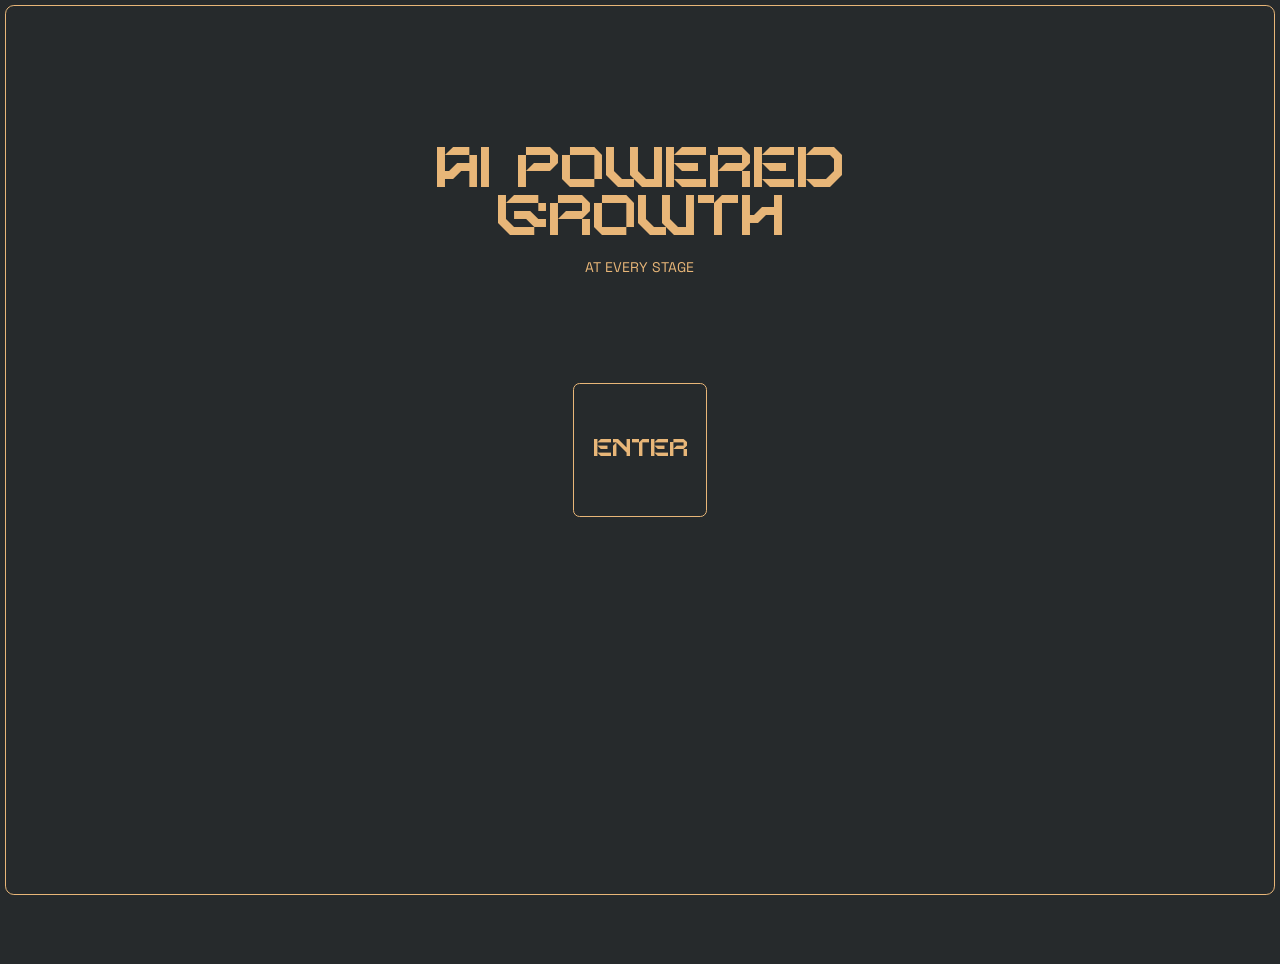
<file: index.html>
﻿<!DOCTYPE html>
<html lang="en-US">

<head>
  <meta charset="UTF-8" />
  <meta name="viewport" content="width=device-width, initial-scale=1" />
  <link rel="profile" href="https://gmpg.org/xfn/11" />

  <link rel="icon" type="image/png" href="assets/favicon/favicon-96x96.png" sizes="96x96" />
  <link rel="icon" type="image/svg+xml" href="assets/favicon/favicon.svg" />
  <link rel="shortcut icon" href="assets/favicon/favicon.ico" />
  <link rel="apple-touch-icon" sizes="180x180" href="assets/favicon/apple-touch-icon.png" />
  <meta name="apple-mobile-web-app-title" content="Agentic AI" />
  <link rel="manifest" href="assets/favicon/site.webmanifest" />
  <meta name="theme-color" content="#262A2C" />

  <style>
    body {
      opacity: 0;
      pointer-events: none;
    }

    body.preloaded {
      opacity: 1;
      pointer-events: all;
    }
  </style>



  <meta name="robots" content="index, follow, max-image-preview:large, max-snippet:-1, max-video-preview:-1" />
  <style>
    img:is([sizes="auto" i], [sizes^="auto," i]) {
      contain-intrinsic-size: 3000px 1500px;
    }
  </style>

  <link rel="dns-prefetch" href="https://code.jquery.com/" />

  <style id="classic-theme-styles-inline-css">
    /*! This file is auto-generated */
    .wp-block-button__link {
      color: #fff;
      background-color: #32373c;
      border-radius: 9999px;
      box-shadow: none;
      text-decoration: none;
      padding: calc(0.667em + 2px) calc(1.333em + 2px);
      font-size: 1.125em;
    }

    .wp-block-file__button {
      background: #32373c;
      color: #fff;
      text-decoration: none;
    }
  </style>
  <style id="global-styles-inline-css">
    :root {
      --wp--preset--aspect-ratio--square: 1;
      --wp--preset--aspect-ratio--4-3: 4/3;
      --wp--preset--aspect-ratio--3-4: 3/4;
      --wp--preset--aspect-ratio--3-2: 3/2;
      --wp--preset--aspect-ratio--2-3: 2/3;
      --wp--preset--aspect-ratio--16-9: 16/9;
      --wp--preset--aspect-ratio--9-16: 9/16;
      --wp--preset--color--black: #000000;
      --wp--preset--color--cyan-bluish-gray: #abb8c3;
      --wp--preset--color--white: #ffffff;
      --wp--preset--color--pale-pink: #f78da7;
      --wp--preset--color--vivid-red: #cf2e2e;
      --wp--preset--color--luminous-vivid-orange: #ff6900;
      --wp--preset--color--luminous-vivid-amber: #fcb900;
      --wp--preset--color--light-green-cyan: #7bdcb5;
      --wp--preset--color--vivid-green-cyan: #00d084;
      --wp--preset--color--pale-cyan-blue: #8ed1fc;
      --wp--preset--color--vivid-cyan-blue: #0693e3;
      --wp--preset--color--vivid-purple: #9b51e0;
      --wp--preset--gradient--vivid-cyan-blue-to-vivid-purple: linear-gradient(135deg,
          rgba(6, 147, 227, 1) 0%,
          rgb(155, 81, 224) 100%);
      --wp--preset--gradient--light-green-cyan-to-vivid-green-cyan: linear-gradient(135deg,
          rgb(122, 220, 180) 0%,
          rgb(0, 208, 130) 100%);
      --wp--preset--gradient--luminous-vivid-amber-to-luminous-vivid-orange: linear-gradient(135deg,
          rgba(252, 185, 0, 1) 0%,
          rgba(255, 105, 0, 1) 100%);
      --wp--preset--gradient--luminous-vivid-orange-to-vivid-red: linear-gradient(135deg,
          rgba(255, 105, 0, 1) 0%,
          rgb(207, 46, 46) 100%);
      --wp--preset--gradient--very-light-gray-to-cyan-bluish-gray: linear-gradient(135deg,
          rgb(238, 238, 238) 0%,
          rgb(169, 184, 195) 100%);
      --wp--preset--gradient--cool-to-warm-spectrum: linear-gradient(135deg,
          rgb(74, 234, 220) 0%,
          rgb(151, 120, 209) 20%,
          rgb(207, 42, 186) 40%,
          rgb(238, 44, 130) 60%,
          rgb(251, 105, 98) 80%,
          rgb(254, 248, 76) 100%);
      --wp--preset--gradient--blush-light-purple: linear-gradient(135deg,
          rgb(255, 206, 236) 0%,
          rgb(152, 150, 240) 100%);
      --wp--preset--gradient--blush-bordeaux: linear-gradient(135deg,
          rgb(254, 205, 165) 0%,
          rgb(254, 45, 45) 50%,
          rgb(107, 0, 62) 100%);
      --wp--preset--gradient--luminous-dusk: linear-gradient(135deg,
          rgb(255, 203, 112) 0%,
          rgb(199, 81, 192) 50%,
          rgb(65, 88, 208) 100%);
      --wp--preset--gradient--pale-ocean: linear-gradient(135deg,
          rgb(255, 245, 203) 0%,
          rgb(182, 227, 212) 50%,
          rgb(51, 167, 181) 100%);
      --wp--preset--gradient--electric-grass: linear-gradient(135deg,
          rgb(202, 248, 128) 0%,
          rgb(113, 206, 126) 100%);
      --wp--preset--gradient--midnight: linear-gradient(135deg,
          rgb(2, 3, 129) 0%,
          rgb(40, 116, 252) 100%);
      --wp--preset--font-size--small: 13px;
      --wp--preset--font-size--medium: 20px;
      --wp--preset--font-size--large: 36px;
      --wp--preset--font-size--x-large: 42px;
      --wp--preset--spacing--20: 0.44rem;
      --wp--preset--spacing--30: 0.67rem;
      --wp--preset--spacing--40: 1rem;
      --wp--preset--spacing--50: 1.5rem;
      --wp--preset--spacing--60: 2.25rem;
      --wp--preset--spacing--70: 3.38rem;
      --wp--preset--spacing--80: 5.06rem;
      --wp--preset--shadow--natural: 6px 6px 9px rgba(0, 0, 0, 0.2);
      --wp--preset--shadow--deep: 12px 12px 50px rgba(0, 0, 0, 0.4);
      --wp--preset--shadow--sharp: 6px 6px 0px rgba(0, 0, 0, 0.2);
      --wp--preset--shadow--outlined: 6px 6px 0px -3px rgba(255, 255, 255, 1),
        6px 6px rgba(0, 0, 0, 1);
      --wp--preset--shadow--crisp: 6px 6px 0px rgba(0, 0, 0, 1);
    }

    :where(.is-layout-flex) {
      gap: 0.5em;
    }

    :where(.is-layout-grid) {
      gap: 0.5em;
    }

    body .is-layout-flex {
      display: flex;
    }

    .is-layout-flex {
      flex-wrap: wrap;
      align-items: center;
    }

    .is-layout-flex> :is(*, div) {
      margin: 0;
    }

    body .is-layout-grid {
      display: grid;
    }

    .is-layout-grid> :is(*, div) {
      margin: 0;
    }

    :where(.wp-block-columns.is-layout-flex) {
      gap: 2em;
    }

    :where(.wp-block-columns.is-layout-grid) {
      gap: 2em;
    }

    :where(.wp-block-post-template.is-layout-flex) {
      gap: 1.25em;
    }

    :where(.wp-block-post-template.is-layout-grid) {
      gap: 1.25em;
    }

    .has-black-color {
      color: var(--wp--preset--color--black) !important;
    }

    .has-cyan-bluish-gray-color {
      color: var(--wp--preset--color--cyan-bluish-gray) !important;
    }

    .has-white-color {
      color: var(--wp--preset--color--white) !important;
    }

    .has-pale-pink-color {
      color: var(--wp--preset--color--pale-pink) !important;
    }

    .has-vivid-red-color {
      color: var(--wp--preset--color--vivid-red) !important;
    }

    .has-luminous-vivid-orange-color {
      color: var(--wp--preset--color--luminous-vivid-orange) !important;
    }

    .has-luminous-vivid-amber-color {
      color: var(--wp--preset--color--luminous-vivid-amber) !important;
    }

    .has-light-green-cyan-color {
      color: var(--wp--preset--color--light-green-cyan) !important;
    }

    .has-vivid-green-cyan-color {
      color: var(--wp--preset--color--vivid-green-cyan) !important;
    }

    .has-pale-cyan-blue-color {
      color: var(--wp--preset--color--pale-cyan-blue) !important;
    }

    .has-vivid-cyan-blue-color {
      color: var(--wp--preset--color--vivid-cyan-blue) !important;
    }

    .has-vivid-purple-color {
      color: var(--wp--preset--color--vivid-purple) !important;
    }

    .has-black-background-color {
      background-color: var(--wp--preset--color--black) !important;
    }

    .has-cyan-bluish-gray-background-color {
      background-color: var(--wp--preset--color--cyan-bluish-gray) !important;
    }

    .has-white-background-color {
      background-color: var(--wp--preset--color--white) !important;
    }

    .has-pale-pink-background-color {
      background-color: var(--wp--preset--color--pale-pink) !important;
    }

    .has-vivid-red-background-color {
      background-color: var(--wp--preset--color--vivid-red) !important;
    }

    .has-luminous-vivid-orange-background-color {
      background-color: var(--wp--preset--color--luminous-vivid-orange) !important;
    }

    .has-luminous-vivid-amber-background-color {
      background-color: var(--wp--preset--color--luminous-vivid-amber) !important;
    }

    .has-light-green-cyan-background-color {
      background-color: var(--wp--preset--color--light-green-cyan) !important;
    }

    .has-vivid-green-cyan-background-color {
      background-color: var(--wp--preset--color--vivid-green-cyan) !important;
    }

    .has-pale-cyan-blue-background-color {
      background-color: var(--wp--preset--color--pale-cyan-blue) !important;
    }

    .has-vivid-cyan-blue-background-color {
      background-color: var(--wp--preset--color--vivid-cyan-blue) !important;
    }

    .has-vivid-purple-background-color {
      background-color: var(--wp--preset--color--vivid-purple) !important;
    }

    .has-black-border-color {
      border-color: var(--wp--preset--color--black) !important;
    }

    .has-cyan-bluish-gray-border-color {
      border-color: var(--wp--preset--color--cyan-bluish-gray) !important;
    }

    .has-white-border-color {
      border-color: var(--wp--preset--color--white) !important;
    }

    .has-pale-pink-border-color {
      border-color: var(--wp--preset--color--pale-pink) !important;
    }

    .has-vivid-red-border-color {
      border-color: var(--wp--preset--color--vivid-red) !important;
    }

    .has-luminous-vivid-orange-border-color {
      border-color: var(--wp--preset--color--luminous-vivid-orange) !important;
    }

    .has-luminous-vivid-amber-border-color {
      border-color: var(--wp--preset--color--luminous-vivid-amber) !important;
    }

    .has-light-green-cyan-border-color {
      border-color: var(--wp--preset--color--light-green-cyan) !important;
    }

    .has-vivid-green-cyan-border-color {
      border-color: var(--wp--preset--color--vivid-green-cyan) !important;
    }

    .has-pale-cyan-blue-border-color {
      border-color: var(--wp--preset--color--pale-cyan-blue) !important;
    }

    .has-vivid-cyan-blue-border-color {
      border-color: var(--wp--preset--color--vivid-cyan-blue) !important;
    }

    .has-vivid-purple-border-color {
      border-color: var(--wp--preset--color--vivid-purple) !important;
    }

    .has-vivid-cyan-blue-to-vivid-purple-gradient-background {
      background: var(--wp--preset--gradient--vivid-cyan-blue-to-vivid-purple) !important;
    }

    .has-light-green-cyan-to-vivid-green-cyan-gradient-background {
      background: var(--wp--preset--gradient--light-green-cyan-to-vivid-green-cyan) !important;
    }

    .has-luminous-vivid-amber-to-luminous-vivid-orange-gradient-background {
      background: var(--wp--preset--gradient--luminous-vivid-amber-to-luminous-vivid-orange) !important;
    }

    .has-luminous-vivid-orange-to-vivid-red-gradient-background {
      background: var(--wp--preset--gradient--luminous-vivid-orange-to-vivid-red) !important;
    }

    .has-very-light-gray-to-cyan-bluish-gray-gradient-background {
      background: var(--wp--preset--gradient--very-light-gray-to-cyan-bluish-gray) !important;
    }

    .has-cool-to-warm-spectrum-gradient-background {
      background: var(--wp--preset--gradient--cool-to-warm-spectrum) !important;
    }

    .has-blush-light-purple-gradient-background {
      background: var(--wp--preset--gradient--blush-light-purple) !important;
    }

    .has-blush-bordeaux-gradient-background {
      background: var(--wp--preset--gradient--blush-bordeaux) !important;
    }

    .has-luminous-dusk-gradient-background {
      background: var(--wp--preset--gradient--luminous-dusk) !important;
    }

    .has-pale-ocean-gradient-background {
      background: var(--wp--preset--gradient--pale-ocean) !important;
    }

    .has-electric-grass-gradient-background {
      background: var(--wp--preset--gradient--electric-grass) !important;
    }

    .has-midnight-gradient-background {
      background: var(--wp--preset--gradient--midnight) !important;
    }

    .has-small-font-size {
      font-size: var(--wp--preset--font-size--small) !important;
    }

    .has-medium-font-size {
      font-size: var(--wp--preset--font-size--medium) !important;
    }

    .has-large-font-size {
      font-size: var(--wp--preset--font-size--large) !important;
    }

    .has-x-large-font-size {
      font-size: var(--wp--preset--font-size--x-large) !important;
    }

    :where(.wp-block-post-template.is-layout-flex) {
      gap: 1.25em;
    }

    :where(.wp-block-post-template.is-layout-grid) {
      gap: 1.25em;
    }

    :where(.wp-block-columns.is-layout-flex) {
      gap: 2em;
    }

    :where(.wp-block-columns.is-layout-grid) {
      gap: 2em;
    }

    :root :where(.wp-block-pullquote) {
      font-size: 1.5em;
      line-height: 1.6;
    }
  </style>
  <link data-minify="1" rel="stylesheet" id="rise-style-css" href="style.css" media="" />
  <style id="wp-custom-css">
    .cky-notice-des *,
    .cky-notice-des {
      font-size: 12px;
      line-height: 18px;
      font-family: "Space";
    }

    .cky-consent-bar .cky-notice-des p,
    .cky-gpc-wrapper .cky-gpc-desc p,
    .cky-preference-body-wrapper .cky-preference-content-wrapper p,
    .cky-accordion-header-wrapper .cky-accordion-header-des p,
    .cky-cookie-des-table li div:last-child p {
      font-family: "Space";
    }

    .cky-notice-des *,
    .cky-notice-des p a.cky-policy {
      color: #e8b678 !important;
    }

    .cky-consent-container .cky-consent-bar {
      border-color: #e8b678 !important;
      background-color: #262a2c !important;
    }

    .cky-consent-bar .cky-banner-btn-close,
    .cky-btn-revisit-wrapper {
      display: none !important;
    }
  </style>
</head>

<body
  class="home wp-singular page-template page-template-tpl-home page-template-tpl-home-php page page-id-6 wp-theme-alpha-wave singular">
  <main class="main">
    <header class="page-header" r2-method="headerLinks">
      <div class="grid">
        <!-- logo -->
        <div class="logo hover-button">
          <?xml version="1.0" encoding="UTF-8" standalone="no"?>
          <svg version="1.1" id="Layer_1" x="0px" y="0px" width="419.99805" viewBox="0 0 419.99806 64.835"
            enable-background="new 0 0 1120 944" xml:space="preserve" height="64.834999"
            xmlns:xlink="http://www.w3.org/1999/xlink" xmlns="http://www.w3.org/2000/svg"
            xmlns:svg="http://www.w3.org/2000/svg">
            <defs id="defs39">
              <linearGradient id="gradient-oqiwmc6" x1="0.15000001" y1="0.85000002" x2="0.85000002" y2="0.15000001">
                <stop offset="0%" stop-color="#e8b678" id="stop1" />
                <stop offset="100%" stop-color="#856f51" id="stop2" />
              </linearGradient>
              <linearGradient xlink:href="#gradient-oqiwmc6" id="linearGradient31" x1="153.65176" y1="863.86536"
                x2="866.35522" y2="151.1619" gradientTransform="scale(1.075754,0.92958056)"
                gradientUnits="userSpaceOnUse" />
              <linearGradient xlink:href="#gradient-oqiwmc6" id="linearGradient32" x1="738.61407" y1="498.01941"
                x2="984.98035" y2="251.65309" gradientTransform="scale(1.0046344,0.99538696)"
                gradientUnits="userSpaceOnUse" />
              <linearGradient xlink:href="#gradient-oqiwmc6" id="linearGradient33" x1="850.18451" y1="497.61774"
                x2="954.36023" y2="393.44202" gradientTransform="scale(0.76696706,1.303837)"
                gradientUnits="userSpaceOnUse" />
              <linearGradient xlink:href="#gradient-oqiwmc6" id="linearGradient34" x1="468.2449" y1="496.33093"
                x2="571.86932" y2="392.70651" gradientTransform="scale(0.76607524,1.3053548)"
                gradientUnits="userSpaceOnUse" />
              <linearGradient xlink:href="#gradient-oqiwmc6" id="linearGradient35" x1="971.25" y1="283.11392"
                x2="1102.8566" y2="151.50735" gradientTransform="scale(0.98190504,1.0184284)"
                gradientUnits="userSpaceOnUse" />
              <linearGradient xlink:href="#gradient-oqiwmc6" id="linearGradient36" x1="880.08636" y1="167.08025"
                x2="957.73419" y2="89.432404" gradientTransform="scale(0.98758835,1.0125676)"
                gradientUnits="userSpaceOnUse" />
              <linearGradient xlink:href="#gradient-oqiwmc6" id="linearGradient37" x1="383.81552" y1="602.12396"
                x2="407.68427" y2="578.25519" gradientTransform="scale(0.90345348,1.1068639)"
                gradientUnits="userSpaceOnUse" />
              <linearGradient xlink:href="#gradient-oqiwmc6" id="linearGradient38" x1="259.0564" y1="970.97443"
                x2="260.448" y2="969.58282" gradientTransform="scale(1.4415988,0.69367427)"
                gradientUnits="userSpaceOnUse" />
              <linearGradient xlink:href="#gradient-oqiwmc6" id="linearGradient39" x1="1168.5659" y1="354.71048"
                x2="1169.7972" y2="353.47919" gradientTransform="scale(0.78364042,1.2760955)"
                gradientUnits="userSpaceOnUse" />
              <linearGradient xlink:href="#gradient-oqiwmc6" id="linearGradient40" x1="883.1474" y1="149.26317"
                x2="884.67401" y2="147.73656" gradientTransform="scale(1.0843068,0.92224818)"
                gradientUnits="userSpaceOnUse" />
              <linearGradient xlink:href="#gradient-oqiwmc6" id="linearGradient41" x1="282.34177" y1="899.98438"
                x2="283.38446" y2="898.94165" gradientTransform="scale(1.3325943,0.75041593)"
                gradientUnits="userSpaceOnUse" />
              <linearGradient xlink:href="#gradient-oqiwmc6" id="linearGradient42" x1="1799.3523" y1="72.383446"
                x2="1800.0439" y2="71.691765" gradientTransform="scale(0.5336426,1.8739134)"
                gradientUnits="userSpaceOnUse" />
              <linearGradient xlink:href="#gradient-oqiwmc6" id="linearGradient43" x1="134.73824" y1="1462.019"
                x2="159.27499" y2="1437.4822" gradientTransform="scale(1.568052,0.63773395)"
                gradientUnits="userSpaceOnUse" />
              <linearGradient xlink:href="#gradient-oqiwmc6" id="linearGradient44" x1="133.12238" y1="1683.0033"
                x2="139.7206" y2="1676.405" gradientTransform="scale(1.8000958,0.55552598)"
                gradientUnits="userSpaceOnUse" />
              <linearGradient xlink:href="#gradient-oqiwmc6" id="linearGradient45" x1="157.48119" y1="1378.2548"
                x2="158.87923" y2="1376.8567" gradientTransform="scale(1.4829774,0.67431913)"
                gradientUnits="userSpaceOnUse" />
              <linearGradient id="gradient-z48aw82" x1="105.3059" y1="351.01321" x2="340.3284" y2="115.99072"
                gradientTransform="matrix(3.3309713,0,0,0.30021273,106.72699,38.584188)" gradientUnits="userSpaceOnUse">
                <stop offset="0%" stop-color="#e8b678" id="stop3" />
                <stop offset="100%" stop-color="#856f51" id="stop4" />
              </linearGradient>
            </defs>

            <g id="g2" transform="scale(0.29827175)">
              <path
                d="M 451.86105,157.33422 390.83034,69.21113 c -4.22408,-6.11764 -10.19606,-10.924354 -19.22685,-10.924354 -9.32212,0 -15.14844,5.09803 -19.37252,10.924354 l -62.48728,88.12309 h 35.24923 l 46.17359,-65.10913 27.52936,39.76463 h -41.9495 l -18.06159,25.3445 z m 117.40021,0 V 97.90575 h -60.73939 l -18.64422,21.12041 h 49.23241 v 12.96356 h -36.70582 c -17.18765,0 -28.69463,-9.17645 -28.69463,-23.01396 0,-13.69185 12.38093,-23.74225 28.69463,-23.74225 h 50.10635 l 19.51817,-25.344496 h -69.62452 c -34.37529,0 -58.70018,19.809486 -58.70018,47.775826 0,28.40331 25.05318,49.66938 58.70018,49.66938 z m 47.3388,-72.10071 h 63.21558 L 699.33381,59.889014 H 586.44885 v 97.445206 h 93.80376 l 19.22686,-25.3445 h -82.87941 v -12.67224 h 59.57413 l 17.47896,-21.55739 h -77.05309 z m 92.78417,72.10071 h 28.98594 v -56.66097 l 58.11754,53.01952 c 4.07843,3.78711 7.57422,5.38935 12.08962,5.38935 10.19606,0 16.45935,-7.13725 16.45935,-18.35291 V 59.889014 H 796.1964 V 116.69563 L 737.78754,63.384806 c -3.93277,-3.64145 -7.42856,-5.09803 -11.94396,-5.09803 -10.19606,0 -16.45935,6.991585 -16.45935,18.352904 z m 203.19293,0 V 85.23351 H 943.311 L 963.12049,59.889014 H 854.1683 L 834.35881,85.23351 h 48.2128 v 72.10071 z m 91.03614,0 V 59.889014 h -30.15121 v 97.445206 z m 123.2266,0 19.2268,-25.3445 h -68.1679 c -18.0616,0 -28.6946,-9.03079 -28.6946,-24.32488 0,-14.71146 9.9047,-22.43133 28.6946,-22.43133 h 48.9411 l 19.2268,-25.344496 h -68.1679 c -34.3753,0 -58.7002,19.809486 -58.7002,47.775826 0,28.40331 25.0532,49.66938 58.7002,49.66938 z m 240.19,0 -61.0307,-88.12309 c -4.2241,-6.11764 -10.1961,-10.924354 -19.2269,-10.924354 -9.3221,0 -15.1484,5.09803 -19.3725,10.924354 l -62.4873,88.12309 h 35.2493 l 46.1735,-65.10913 27.5294,39.76463 h -41.9495 l -18.0616,25.3445 z m 41.0754,0 V 59.889014 h -30.1512 v 97.445206 z"
                id="text16"
                style="font-size:145.658px;font-family:Ethnocentric;-inkscape-font-specification:'Ethnocentric, Normal';fill:url(#gradient-z48aw82);stroke-width:0.75863"
                aria-label="AGENTIC AI" fill="url(#gradient-z48aw82)" />
              <g id="layer1" transform="matrix(0.86803463,0,0,0.86803463,-4.6402579,-5.8679147)">
                <g id="g1" transform="matrix(0.26458333,0,0,0.26458333,5.0811226,7.1437521)">
                  <path fill="url(#gradient-z48aw82)" opacity="1" stroke="none"
                    d="m 746.88513,313.95703 c -8.78729,3.96326 -17.55884,7.96213 -26.36847,11.87497 -4.52392,2.00925 -8.96582,4.47363 -13.71307,5.64517 -6.85736,1.69229 -13.94055,2.5268 -20.95886,3.50015 -28.58515,3.96454 -57.33442,1.82212 -86.00183,1.91263 -93.15543,0.29416 -186.31296,-0.0716 -279.46827,0.24347 -22.05325,0.0746 -43.5802,4.15613 -63.27868,14.88449 -27.32756,14.88334 -45.53727,37.00229 -54.33875,67.16324 -3.4534,11.8342 -4.604,23.74875 -4.63559,35.75138 -0.2272,86.32315 -0.27418,172.64779 0.021,258.97055 0.0522,15.27325 3.23662,30.26312 10.36757,44.05584 3.62728,7.01593 6.88767,14.40699 11.65056,20.60059 5.20898,6.77356 12.22002,12.12701 17.98186,18.51764 9.40426,10.43048 22.50848,14.66058 34.50259,20.40106 7.32095,3.50385 16.15814,5.15314 24.35504,5.29584 46.07254,0.80151 92.15717,1.12518 138.23819,1.18024 115.82032,0.13836 231.64167,0.24121 347.46076,-0.16926 16.98474,-0.0602 34.51697,0.39161 50.59851,-6.86895 12.87268,-5.81183 26.2088,-11.01728 36.5423,-21.26563 4.17083,-4.13641 8.82428,-7.91571 12.3302,-12.55829 3.93548,-5.21148 6.99066,-11.12378 10.11993,-16.89862 3.62775,-6.69482 7.73413,-13.29913 10.12518,-20.44702 2.32813,-6.95972 3.33924,-14.51074 3.91553,-21.88135 3.82428,-48.91278 0.672,-97.91839 1.64484,-146.87463 0.17212,-8.66229 -0.0501,-17.33167 0.0408,-25.9964 0.16089,-15.33356 1.10132,-30.5166 7.85229,-44.73645 2.86212,-6.02884 4.81195,-12.51147 7.91071,-18.40152 3.07507,-5.84488 6.76599,-11.439 10.78009,-16.68954 2.46026,-3.21805 6.25561,-5.37671 9.07117,-8.36896 8.98101,-9.54486 19.26171,-17.71161 30.17254,-24.61246 9.94178,-6.28793 21.2605,-10.51398 32.25583,-14.94519 3.0007,-1.20932 6.7718,0.65689 7.9099,4.65543 3.3857,11.89593 6.7264,23.80508 10.0029,35.7315 0.642,2.33649 0.9618,4.76645 1.353,7.1659 1.1506,7.05679 5.9121,11.02279 11.7791,14.24066 26.3576,14.45648 43.6269,36.44568 53.1981,64.70483 5.2222,15.41876 6.8766,31.41901 5.5247,47.4834 -1.3866,16.47724 -5.8514,32.32587 -14.2064,47.51233 -2.4949,4.08215 -4.615,7.65283 -6.7349,11.22357 -5.4447,6.32147 -10.4076,13.15961 -16.4734,18.81519 -5.7639,5.3742 -12.637,9.57409 -19.116,14.15844 -2.1974,1.55494 -4.601,2.87696 -7.0467,4.01185 -7.2846,3.38012 -7.521,10.23931 -8.1643,16.71185 -0.4426,4.4519 -0.059,8.98364 -0.09,13.47931 -0.1157,17.19384 -2.4292,34.19836 -7.5276,50.51049 -4.7255,15.11872 -10.6581,29.94953 -17.21443,44.38227 -7.04199,15.50195 -17.30268,29.12744 -28.58826,42.63556 -12.21649,11.51941 -22.22003,24.60034 -36.16156,33.41455 -1.05725,0.66839 -1.75415,1.90655 -2.61859,2.87988 -3.22284,2.09607 -6.44568,4.1922 -10.16223,6.66272 -15.7002,8.30475 -30.61041,16.88477 -46.19403,23.98737 -16.4112,7.47986 -33.8982,11.92871 -51.82776,14.46673 -3.63226,0.5141 -7.13733,1.92737 -10.70099,2.92615 -173.35425,0 -346.70847,0 -520.64087,-0.37122 -5.70734,-1.51464 -10.86362,-2.54998 -15.95856,-3.82952 -6.16049,-1.54719 -12.26904,-3.30109 -18.40448,-5.36005 -1.13595,-1.41248 -2.10661,-2.7768 -3.42625,-3.38995 -6.37843,-2.96351 -15.49757,-0.60376 -17.94141,-8.45002 -6.75912,-1.62164 -13.87564,-1.38604 -17.9279,-4.79406 -5.04152,-4.23993 -10.06427,-5.19281 -16.18793,-5.78638 -2.27371,-1.33283 -4.07145,-2.83179 -6.091,-3.91876 -14.67537,-7.89905 -27.76405,-18.02008 -39.92154,-29.27143 -7.71074,-7.13611 -14.83545,-14.94366 -21.83708,-22.79425 -4.64269,-5.20569 -8.82923,-10.86377 -12.7982,-16.61059 -3.30511,-4.78571 -5.93913,-10.03015 -8.97332,-15.00867 -3.78365,-6.20837 -7.97543,-12.19141 -11.38348,-18.59497 -1.603607,-3.01325 -1.54087,-6.86499 -2.662719,-10.19196 -3.163941,-9.38287 -7.425789,-18.49023 -9.622757,-28.08007 -2.62426,-11.45496 -3.951462,-23.25885 -5.098954,-34.9842 -0.950882,-9.71649 -3.523574,-19.32568 -2.24459,-29.26397 0.254493,-1.97754 -0.359192,-5.03827 -1.729309,-6.08399 -5.689042,-4.34259 -11.686448,-8.32965 -17.832688,-12.00958 -5.022728,-3.0072 -10.898807,-4.74951 -15.529407,-8.21222 -6.329945,-4.73358 -11.83783,-10.56641 -17.725888,-15.94788 -0.02777,-0.0198 -0.0033,0.0438 0.259106,-0.0414 0.08228,-0.42999 -0.09788,-0.77478 -0.412006,-1.44403 C 19.719584,651.92328 14.12168,641.33551 8.957304,630.41858 6.486184,625.19488 6.764715,618.52405 1,615 c 0,-15.35425 0,-30.70844 0.374889,-46.64417 1.45134,-4.24615 2.813506,-7.85394 3.55677,-11.58508 4.100926,-20.5863 14.121854,-38.07587 28.196648,-53.28451 10.823483,-11.69544 23.627621,-20.8548 38.16267,-27.54639 5.691315,-2.62015 10.360901,-6.36731 10.672562,-13.27499 0.469811,-10.41321 0.302002,-20.86957 1.14283,-31.24784 0.946945,-11.68799 1.841011,-23.49823 4.313599,-34.91855 4.334343,-20.01938 11.631897,-39.07571 21.673802,-57.04663 9.41909,-16.85632 20.77891,-32.30145 34.22883,-46.04516 8.95325,-9.14878 18.5327,-17.83142 28.65305,-25.66132 21.94452,-16.97803 46.14576,-29.97752 72.56265,-38.7791 23.67139,-7.88685 48.04953,-11.53935 72.86587,-11.86891 30.65519,-0.4071 61.32053,-0.19759 91.97971,0.009 4.67456,0.0315 7.97574,-1.9664 11.49091,-4.40746 10.07782,-6.99832 19.6065,-15.23926 30.56927,-20.40773 17.3804,-8.19403 35.71372,-14.38548 53.72266,-21.21651 5.50607,-2.08851 10.04794,-5.05102 10.7239,-11.17401 0.79523,-7.20269 0.95313,-14.49252 1.0672,-21.7496 0.16498,-10.49533 0.14331,-20.99659 -0.003,-31.49246 -0.0671,-4.81323 -1.40918,-9.140734 -5.27749,-12.614694 -3.80793,-3.419777 -7.63712,-7.014634 -10.58838,-11.152222 -8.77923,-12.308122 -11.06344,-26.142534 -8.06948,-40.843114 6.8413,-33.5918973 47.60847,-57.846161 81.58026,-33.813613 14.46985,10.325118 22.97595,23.868064 23.47632,42.123481 0.35669,13.00996 -2.83429,24.656375 -11.41797,35.30553 -3.82031,4.090591 -7.29645,7.691933 -10.77264,11.293266 -0.9618,3.145646 -2.64386,6.266546 -2.75293,9.441496 -0.35431,10.31066 -0.25659,20.64309 -0.0908,30.96326 0.11926,7.41759 0.3927,14.84883 1.02374,22.23756 0.64789,7.58536 6.68891,10.14225 12.72662,12.40293 16.96985,6.35389 34.11438,12.27613 50.8761,19.13552 7.80902,3.19567 15.09925,7.84571 22.21796,12.46335 3.5885,2.3277 6.29468,6.02964 9.354,9.15503 2.86084,2.92269 6.02924,4.36223 10.38062,4.34328 39.1261,-0.17052 78.25397,-0.20862 117.37927,0.0345 5.04755,0.0314 10.24817,1.4299 15.03241,3.15381 1.59015,0.57297 3.07831,4.21615 2.93414,6.3419 -0.69793,10.29524 -5.26025,19.45407 -9.65496,28.54897 -9.11792,18.8697 -22.96033,33.73448 -39.7876,45.98399 -1.0603,0.77188 -1.92841,1.80777 -3.55237,2.87396 -5.47315,3.40885 -10.27985,6.66455 -15.08655,9.92029 z"
                    id="path2" style="fill:url(#linearGradient31)" />
                  <path fill="url(#gradient-z48aw82)" opacity="1" stroke="none"
                    d="m 946.00092,322.83368 c 9.12848,5.66119 18.1347,11.53235 27.41436,16.93372 13.43714,7.82128 28.23862,12.20043 43.09462,16.4046 7.0538,1.99612 14.5028,2.6596 20.7313,7.38189 6.8388,5.18491 7.4171,16.15046 -0.051,20.22687 -5.9519,3.24884 -12.675,5.31818 -19.2744,7.10327 -19.12926,5.17435 -38.20189,10.36975 -54.91447,21.62754 -8.27137,5.57171 -16.53028,11.16195 -25.24122,17.19256 -7.01715,7.10733 -13.58782,13.76593 -20.1585,20.42453 0,3e-5 -0.35096,0.10337 -0.63806,0.4339 -0.79047,1.03317 -1.29383,1.73581 -1.79712,2.43842 -16.34626,20.10678 -26.70978,43.1246 -33.18103,68.05181 -1.73053,6.66608 -3.12366,13.48395 -5.59571,19.87464 -2.33392,6.03351 -8.11273,8.1629 -15.59356,7.06836 -3.07636,-0.45008 -8.24122,-7.26978 -9.47095,-11.04694 -4.24054,-13.02423 -5.73725,-26.87662 -12.74512,-39.10702 -3.45929,-6.03733 -5.2619,-13.02384 -8.19427,-20.09516 -1.43219,-2.43246 -2.31037,-4.47519 -3.57526,-6.24084 -2.12097,-2.96057 -4.48846,-5.7446 -6.7522,-8.60291 0,0 -0.0432,0.0783 -0.13873,-0.26742 -2.0227,-3.14716 -3.94983,-5.94867 -5.87701,-8.75019 -1.10358,-1.56329 -2.20722,-3.12658 -3.67347,-5.15801 -6.54077,-6.85023 -12.62079,-13.33207 -18.9519,-19.5586 -2.13013,-2.09497 -4.89832,-3.54117 -7.37482,-5.28393 -8.54651,-5.29679 -16.88,-10.98673 -25.70544,-15.76889 -7.38092,-3.99946 -15.31543,-6.98807 -23.05664,-10.30307 -1.59247,-0.68192 -3.45117,-0.71155 -5.12543,-1.23813 -10.20477,-3.20996 -20.43713,-6.34223 -30.56818,-9.77259 -6.53033,-2.21115 -10.53381,-7.73938 -10.58685,-13.75421 -0.0358,-4.05652 4.58228,-10.78314 8.63019,-12.00863 8.12384,-2.45939 16.47699,-4.24735 24.44055,-7.12778 9.6665,-3.49643 19.09058,-7.69455 28.50061,-11.85788 28.48139,-12.24332 51.14988,-33.69374 69.74103,-58.1098 5.30633,-7.14582 9.17584,-15.35862 14.04291,-23.6236 2.15918,-5.11014 3.95929,-9.69395 5.7594,-14.27777 3.29541,-11.30095 7.28259,-22.457 9.68798,-33.94431 2.31769,-11.06825 12.44928,-16.60399 20.49128,-13.11845 4.7124,2.04246 7.27392,5.90272 8.65844,10.51921 3.36542,11.22118 5.60743,22.87195 9.96564,33.67873 5.20178,12.89854 12.13739,25.09785 18.69873,38.09224 10.33637,16.69012 23.06781,30.32299 38.3841,41.56384 z"
                    id="path7" style="fill:url(#linearGradient32)" />
                  <path fill="url(#gradient-z48aw82)" opacity="1" stroke="none"
                    d="m 724.95673,670.88611 c -10.61548,4.88745 -21.83429,7.34338 -33.44837,7.00079 -9.22479,-0.27215 -18.20654,-1.97204 -27.21112,-4.76007 -9.74438,-3.01703 -16.43384,-9.37494 -21.93384,-16.75567 -4.05859,-5.44642 -7.41156,-12.14039 -6.4754,-19.83765 0.30292,-2.49005 -0.84015,-5.12122 -0.84527,-7.68878 -0.0649,-32.46979 -0.24616,-64.94208 0.13311,-97.40754 0.0737,-6.30389 2.41828,-12.58123 3.88617,-19.54998 3.13153,-5.06775 6.09216,-9.4563 9.0528,-13.84482 7.88556,-5.76248 16.40765,-9.94711 26.04376,-12.19104 12.07629,-2.81213 23.98981,-2.37647 36.03131,-0.21176 13.7298,2.46829 24.30414,9.39813 31.45093,21.46985 4.80603,8.11767 7.18042,17.04058 7.25775,26.28888 0.26453,31.65643 0.22174,63.31707 0.0256,94.97448 -0.0564,9.09955 -2.4945,17.79535 -7.30432,26.34278 -3.96374,7.64013 -10.27032,11.95013 -16.66314,16.17053 z"
                    id="path8" style="fill:url(#linearGradient33)" />
                  <path fill="url(#gradient-z48aw82)" opacity="1" stroke="none"
                    d="m 452.17731,514.84857 c 0.94089,6.05512 2.63757,12.10303 2.69485,18.16651 0.28156,29.81506 0.3439,59.63677 -0.0103,89.45031 -0.0999,8.40753 -0.79587,17.12122 -3.21338,25.08924 -1.94751,6.41894 -5.48834,12.92291 -12.13758,16.63525 -5.51516,3.07916 -10.58218,7.08978 -16.32556,9.59027 -4.47509,1.94824 -9.66998,2.96448 -14.57123,3.06091 -9.90072,0.19489 -19.8193,-0.51708 -30.23818,-1.23462 -1.16285,-0.76904 -1.81797,-1.1585 -2.47309,-1.54797 0,0 0.0775,-0.0385 0.008,-0.35046 -1.04822,-0.75714 -2.0267,-1.20233 -3.00515,-1.64746 0,0 0.0778,-0.0389 0.0591,-0.38044 -0.37244,-1.02972 -0.54529,-1.99969 -1.10871,-2.36145 -4.44628,-2.85498 -11.03042,-2.89819 -12.51666,-9.65277 -0.0631,-0.28656 -0.90927,-0.32916 -1.25687,-0.63659 -2.02844,-1.79425 -4.76596,-3.26734 -5.87246,-5.52948 -2.83338,-5.79285 -4.90674,-11.9552 -7.37091,-17.93402 -0.26487,-0.6427 -1.1012,-1.04987 -1.67246,-1.56629 -0.38876,-1.87103 -1.11194,-3.74127 -1.1163,-5.61322 -0.0707,-30.27313 0.51413,-60.56207 -0.32227,-90.81225 -0.34433,-12.45252 2.45914,-23.78583 8.70746,-33.65458 4.7471,-7.49759 12.70118,-12.9237 21.69416,-15.92871 19.99447,-6.68118 39.60354,-5.56061 58.91543,2.57376 1.45288,0.61194 2.74234,1.6117 4.61801,2.78687 2.45935,1.84766 4.93631,2.97729 6.25659,4.90088 3.67612,5.3558 6.87214,11.04114 10.25782,16.59631 z"
                    id="path9" style="fill:url(#linearGradient34)" />
                  <path fill="url(#gradient-z48aw82)" opacity="1" stroke="none"
                    d="m 1042.8855,271.95767 c -3.6279,7.61966 -7.4225,15.16584 -10.8289,22.8833 -2.5117,5.69068 -4.4806,11.6192 -6.7608,17.41446 -1.4657,3.72513 -4.5003,5.35581 -8.2193,4.62717 -4.5806,-0.89752 -7.6261,-3.84619 -9.1024,-8.45911 -2.4187,-7.55716 -4.4849,-15.30102 -7.7366,-22.49762 -3.49525,-7.73568 -7.43068,-15.51596 -12.59089,-22.17956 -4.2071,-5.43274 -10.28785,-9.5401 -15.93543,-13.69463 -5.10364,-3.75441 -10.48407,-7.34746 -16.2171,-9.97688 -7.08392,-3.24899 -14.57129,-5.71529 -22.04712,-7.9831 -6.2641,-1.90026 -9.65387,-8.44357 -5.88617,-13.85595 1.88477,-2.70757 5.23706,-4.85248 8.38111,-6.13825 9.31201,-3.80832 18.98571,-6.27542 27.89056,-11.63553 7.55078,-4.54509 15.20459,-8.72605 21.20172,-15.13401 9.52112,-10.17342 16.55262,-21.76258 19.08112,-35.84107 1.1726,-6.52906 3.249,-12.92639 5.305,-19.25699 1.7803,-5.48192 11.2394,-6.48565 14.9233,-1.02861 2.855,4.22927 3.6709,9.79164 5.6919,14.6368 3.6288,8.69946 7.1845,17.45248 11.36,25.89152 2.2772,4.60257 5.5786,8.74953 8.7394,12.85462 10.8193,14.05128 25.938,21.52304 42.2091,27.14883 4.3962,1.51998 9.1713,2.37499 13.0891,4.69121 2.4985,1.47713 5.5134,5.38304 5.1243,7.65718 -0.5637,3.29501 -3.3607,7.37001 -6.3333,8.85622 -6.8193,3.4096 -14.583,4.9066 -21.4757,8.2003 -7.6521,3.65654 -14.7622,8.4471 -22.7641,12.88786 -6.5186,6.42284 -13.7081,11.59902 -17.0988,19.93184 z"
                    id="path10" style="fill:url(#linearGradient35)" />
                  <path fill="url(#gradient-z48aw82)" opacity="1" stroke="none"
                    d="m 956.88544,137.95727 c -0.35492,0.003 -0.62519,0.15613 -1.23645,0.74802 -6.96851,5.00165 -13.5113,9.71402 -20.05408,14.42638 0,-2e-5 -0.35004,0.10643 -0.65869,0.4526 -2.22266,2.35512 -4.13672,4.36408 -6.05078,6.373 -4.30347,7.09485 -8.71173,14.12911 -12.8653,21.31064 -2.02856,3.50736 -4.95148,4.69226 -8.74841,4.75853 -3.94641,0.0688 -5.9773,-2.16447 -8.05682,-5.24257 -5.77283,-8.54502 -8.77027,-18.83784 -16.81501,-25.97154 -6.10406,-5.41272 -12.10644,-10.64747 -20.14422,-13.25809 -6.36176,-2.06622 -11.31055,-10.22557 -8.90656,-16.82403 1.40912,-3.86781 6.0343,-6.67795 9.48615,-9.64598 2.17041,-1.86618 4.88012,-3.09387 7.29089,-4.69393 10.12781,-6.72186 18.15332,-15.228114 24.39716,-25.830745 2.09301,-3.554153 3.14917,-8.862801 8.56652,-10.242004 6.21772,-1.582978 12.07605,-0.167298 14.68317,5.267463 8.33185,17.368767 21.57281,29.619496 38.11816,38.953096 7.14777,4.03229 7.52381,6.32818 4.88782,15.15211 -0.60626,1.07292 -0.74121,1.66201 -0.87616,2.25111 0,0 0.0777,0.0387 -0.27063,0.0456 -1.14783,0.66136 -1.94726,1.31587 -2.74676,1.97039 z"
                    id="path11" style="fill:url(#linearGradient36)" />
                  <path fill="url(#gradient-z48aw82)" opacity="1" stroke="none"
                    d="m 343.09006,634.38843 c 0.64761,0.1275 1.48394,0.53467 1.74881,1.17737 2.46417,5.97882 4.53753,12.14117 7.37091,17.93402 1.1065,2.26214 3.84402,3.73523 5.87246,5.52948 0.3476,0.30743 1.19382,0.35003 1.25687,0.63659 1.48624,6.75458 8.07038,6.79779 12.51666,9.65277 0.56342,0.36176 0.73627,1.33173 1.08893,2.40021 -3.77817,1.03705 -7.00479,0.0779 -9.95663,-2.46179 -1.69242,-1.45599 -3.97586,-2.20551 -5.76639,-3.57056 -6.87805,-5.24377 -9.21005,-13.23327 -12.16678,-20.79046 -1.25757,-3.2143 -4.52032,-6.11951 -1.96484,-10.50763 z"
                    id="path12" style="fill:url(#linearGradient37)" />
                  <path fill="url(#gradient-z48aw82)" opacity="1" stroke="none"
                    d="m 373.02551,672.3678 c 0.85831,0.13788 1.83679,0.58307 2.86591,1.37903 -0.8815,-0.12342 -1.81363,-0.5976 -2.86591,-1.37903 z"
                    id="path31" style="fill:url(#linearGradient38)" />
                  <path fill="url(#gradient-z48aw82)" opacity="1" stroke="none"
                    d="m 915.52869,452.98114 c 0.14123,-0.68277 0.64459,-1.38541 1.37841,-2.24463 -0.18505,0.63718 -0.6007,1.43097 -1.37841,2.24463 z"
                    id="path32" style="fill:url(#linearGradient39)" />
                  <path fill="url(#gradient-z48aw82)" opacity="1" stroke="none"
                    d="m 957.24805,137.95938 c 0.43689,-0.65663 1.23632,-1.31114 2.36474,-2.01131 -0.44818,0.64072 -1.22516,1.32709 -2.36474,2.01131 z"
                    id="path33" style="fill:url(#linearGradient40)" />
                  <path fill="url(#gradient-z48aw82)" opacity="1" stroke="none"
                    d="m 375.94928,674.41248 c 0.60867,0.0355 1.26379,0.42492 1.98498,1.11779 -0.60211,-0.0523 -1.27035,-0.40808 -1.98498,-1.11779 z"
                    id="path34" style="fill:url(#linearGradient41)" />
                  <path fill="url(#gradient-z48aw82)" opacity="1" stroke="none"
                    d="m 960.19629,135.91806 c -0.15851,-0.56583 -0.0236,-1.15492 0.39917,-1.85165 0.15661,0.53772 0.0254,1.18306 -0.39917,1.85165 z"
                    id="path35" style="fill:url(#linearGradient42)" />
                  <path fill="url(#gradient-z48aw82)" opacity="1" stroke="none"
                    d="m 257.99609,935.43921 c -1.0885,0.38641 -2.18138,0.37842 -3.63687,0.0482 -6.02827,-1.98841 -11.69397,-3.65455 -17.35965,-5.32074 0,0 -0.43046,-0.15558 -0.71371,-0.55445 -1.27004,-0.84155 -2.25682,-1.28418 -3.24359,-1.72687 -9.95476,-4.72418 -19.9095,-9.44836 -30.01032,-14.50726 5.60431,0.23432 10.62706,1.1872 15.66858,5.42713 4.05226,3.40802 11.16878,3.17242 17.9279,4.79406 2.44384,7.84626 11.56298,5.48651 17.94141,8.45002 1.31964,0.61315 2.2903,1.97747 3.42625,3.38995 z"
                    id="path36" style="fill:url(#linearGradient43)" />
                  <path fill="url(#gradient-z48aw82)" opacity="1" stroke="none"
                    d="m 237.08786,930.5011 c 5.57739,1.33172 11.24309,2.99786 16.96777,5.0603 -6.24942,0.87897 -11.64862,-1.64514 -16.96777,-5.0603 z"
                    id="path38" style="fill:url(#linearGradient44)" />
                  <path fill="url(#gradient-z48aw82)" opacity="1" stroke="none"
                    d="m 233.09677,928.23883 c 0.93227,0.0892 1.91905,0.5318 2.96178,1.34674 -0.9318,-0.0829 -1.91953,-0.53808 -2.96178,-1.34674 z"
                    id="path39" style="fill:url(#linearGradient45)" />
                </g>
              </g>
            </g>
          </svg>

        </div>

        <!-- nav -->
        <div class="nav">
          <div class="link about-link hover-button">
            <span>About Us</span>
          </div>

          <div class="link services-link hover-button">
            <span>Services</span>
          </div>

          <div class="link technologies-link hover-button">
            <span>Technology</span>
          </div>

          <div class="link started-link hover-button">
            <span>Get Started</span>
          </div>
        </div>
      </div>
    </header>

    <!-- bottom nav -->
    <div class="bottom-nav" r2-method="headerLinks">
      <div class="scroll-top hover-button">
        <svg viewBox="0 0 93 93" fill="none">
          <g clip-path="url(#clip0_588_559)">
            <path d="M35.6408 48.965L41.3127 43.293H49.8206V37.6211H32.8048V48.965H35.6408Z" fill="#e8b678" />
            <path
              d="M77.5842 10.3105H14.2625C11.9657 10.3105 10.1053 12.171 10.1053 14.4678V77.7895C10.1053 80.0862 11.9657 81.9467 14.2625 81.9467H77.5842C79.881 81.9467 81.7414 80.0862 81.7414 77.7895V14.4678C81.7414 12.171 79.881 10.3105 77.5842 10.3105ZM55.4932 60.3126H49.8213V48.9687H44.1493L38.4774 54.6407H32.8054V60.3126H27.1335V31.9487H32.8054V37.6207L38.4774 31.9487H49.8213V37.6207H55.4932V60.3126ZM64.7132 60.3126H59.0413V31.9487H64.7132V60.3126Z"
              fill="#e8b678" />
            <path d="M21.1903 0H16.572V8.31447H21.1903V0Z" fill="#e8b678" />
            <path d="M30.2858 0H25.6676V8.31447H30.2858V0Z" fill="#e8b678" />
            <path d="M39.383 0H34.7647V8.31447H39.383V0Z" fill="#e8b678" />
            <path d="M48.4785 0H43.8603V8.31447H48.4785V0Z" fill="#e8b678" />
            <path d="M57.5805 0H52.9623V8.31447H57.5805V0Z" fill="#e8b678" />
            <path d="M66.6761 0H62.0578V8.31447H66.6761V0Z" fill="#e8b678" />
            <path d="M75.7732 0H71.155V8.31447H75.7732V0Z" fill="#e8b678" />
            <path d="M21.1903 84.0254H16.572V92.3399H21.1903V84.0254Z" fill="#e8b678" />
            <path d="M30.2858 84.0254H25.6676V92.3399H30.2858V84.0254Z" fill="#e8b678" />
            <path d="M39.383 84.0254H34.7647V92.3399H39.383V84.0254Z" fill="#e8b678" />
            <path d="M48.4785 84.0254H43.8603V92.3399H48.4785V84.0254Z" fill="#e8b678" />
            <path d="M57.5805 84.0254H52.9623V92.3399H57.5805V84.0254Z" fill="#e8b678" />
            <path d="M66.6761 84.0254H62.0578V92.3399H66.6761V84.0254Z" fill="#e8b678" />
            <path d="M75.7732 84.0254H71.155V92.3399H75.7732V84.0254Z" fill="#e8b678" />
            <path d="M92.3403 16.5713H84.0258V21.1895H92.3403V16.5713Z" fill="#e8b678" />
            <path d="M92.3403 25.668H84.0258V30.2862H92.3403V25.668Z" fill="#e8b678" />
            <path d="M92.3403 34.7642H84.0258V39.3824H92.3403V34.7642Z" fill="#e8b678" />
            <path d="M92.3403 43.8608H84.0258V48.4791H92.3403V43.8608Z" fill="#e8b678" />
            <path d="M92.3403 52.9614H84.0258V57.5797H92.3403V52.9614Z" fill="#e8b678" />
            <path d="M92.3403 62.0576H84.0258V66.6759H92.3403V62.0576Z" fill="#e8b678" />
            <path d="M92.3403 71.1548H84.0258V75.773H92.3403V71.1548Z" fill="#e8b678" />
            <path d="M8.31447 16.5713H0V21.1895H8.31447V16.5713Z" fill="#e8b678" />
            <path d="M8.31447 25.668H0V30.2862H8.31447V25.668Z" fill="#e8b678" />
            <path d="M8.31447 34.7642H0V39.3824H8.31447V34.7642Z" fill="#e8b678" />
            <path d="M8.31447 43.8608H0V48.4791H8.31447V43.8608Z" fill="#e8b678" />
            <path d="M8.31447 52.9614H0V57.5797H8.31447V52.9614Z" fill="#e8b678" />
            <path d="M8.31447 62.0576H0V66.6759H8.31447V62.0576Z" fill="#e8b678" />
            <path d="M8.31447 71.1548H0V75.773H8.31447V71.1548Z" fill="#e8b678" />
          </g>
          <defs>
            <clipPath id="clip0_588_559">
              <rect width="93" height="93" fill="white" />
            </clipPath>
          </defs>
        </svg>

        <span>Back to top</span>
      </div>

      <div class="b-inner">
        <div class="voice-toggle hover-button" data-on-text="on" data-off-text="off">
          <div>Voice <span>on</span></div>

          <div class="icon">
            <svg viewBox="0 0 23 21" fill="none">
              <path fill-rule="evenodd" clip-rule="evenodd"
                d="M23.0005 12.8611V8.07948L23.0078 8.08424C23.0078 7.46603 22.4909 6.96433 21.8539 6.96433H20.4183C19.7813 6.96433 19.2643 6.46264 19.2643 5.84443V4.31793C19.2643 3.69973 18.7474 3.19803 18.1104 3.19803H8.82027C8.18328 3.19803 7.66635 2.69633 7.66635 2.07812V1.1199C7.66635 0.501698 7.14941 0 6.51243 0H4.88077C4.24379 0 3.72685 0.501698 3.72685 1.1199V5.8373C3.72685 6.4555 3.20991 6.9572 2.57293 6.9572H1.15197C0.514983 6.9572 -0.00195312 7.4589 -0.00195312 8.07711V12.8587C-0.00195312 13.4769 0.514983 13.9786 1.15197 13.9786H2.57293C3.20991 13.9786 3.72685 14.4803 3.72685 15.0985V16.6844C3.72685 17.3027 4.24379 17.8043 4.88077 17.8043H14.1636C14.8006 17.8043 15.3175 18.306 15.3175 18.9243V19.8849C15.3175 20.5031 15.8344 21.0048 16.4714 21.0048H18.1031C18.7401 21.0048 19.257 20.5031 19.257 19.8849V15.1009C19.257 14.4827 19.7739 13.981 20.4109 13.981H21.8466C22.4836 13.981 23.0005 13.4793 23.0005 12.8611ZM14.8463 15.4108L18.0305 14.2552C18.6117 14.0437 19 13.4848 19 12.8579V8.14214C19 7.51522 18.6117 6.95628 18.0305 6.74479L14.8463 5.58915C12.6824 4.80362 10.3176 4.80362 8.15372 5.58915L4.96947 6.74479C4.38832 6.95628 4 7.51522 4 8.14214V12.8579C4 13.4848 4.38832 14.0437 4.96947 14.2552L8.15372 15.4108C10.3176 16.1964 12.6824 16.1964 14.8463 15.4108Z"
                fill="#e8b678" />
              <path
                d="M9.42072 13.5601H8.68084C8.34275 13.5601 8.06836 13.2938 8.06836 12.9656C8.06836 12.6375 8.34275 12.3712 8.68084 12.3712H9.42072C9.75882 12.3712 10.0332 12.6375 10.0332 12.9656C10.0332 13.2938 9.75882 13.5601 9.42072 13.5601Z"
                fill="#e8b678" />
              <path
                d="M11.8699 13.5601H11.1301C10.792 13.5601 10.5176 13.2938 10.5176 12.9656C10.5176 12.6375 10.792 12.3712 11.1301 12.3712H11.8699C12.208 12.3712 12.4824 12.6375 12.4824 12.9656C12.4824 13.2938 12.208 13.5601 11.8699 13.5601Z"
                fill="#e8b678" />
              <path
                d="M14.3211 13.5601H13.5812C13.2431 13.5601 12.9688 13.2938 12.9688 12.9656C12.9688 12.6375 13.2431 12.3712 13.5812 12.3712H14.3211C14.6592 12.3712 14.9336 12.6375 14.9336 12.9656C14.9336 13.2938 14.6592 13.5601 14.3211 13.5601Z"
                fill="#e8b678" />
              <path
                d="M8.81819 7.70862H8.51684C8.01351 7.70862 7.60547 8.10463 7.60547 8.59313V9.67737C7.60547 10.1659 8.01351 10.5619 8.51684 10.5619H8.81819C9.32153 10.5619 9.72956 10.1659 9.72956 9.67737V8.59313C9.72956 8.10463 9.32153 7.70862 8.81819 7.70862Z"
                fill="#e8b678" />
              <path
                d="M14.5369 7.70862H14.2356C13.7323 7.70862 13.3242 8.10463 13.3242 8.59313V9.67737C13.3242 10.1659 13.7323 10.5619 14.2356 10.5619H14.5369C15.0403 10.5619 15.4483 10.1659 15.4483 9.67737V8.59313C15.4483 8.10463 15.0403 7.70862 14.5369 7.70862Z"
                fill="#e8b678" />
            </svg>
            <svg viewBox="0 0 23 21" fill="none">
              <path fill-rule="evenodd" clip-rule="evenodd"
                d="M23.0005 12.8611V8.07948L23.0078 8.08424C23.0078 7.46603 22.4909 6.96433 21.8539 6.96433H20.4183C19.7813 6.96433 19.2643 6.46264 19.2643 5.84443V4.31793C19.2643 3.69973 18.7474 3.19803 18.1104 3.19803H8.82027C8.18328 3.19803 7.66635 2.69633 7.66635 2.07812V1.1199C7.66635 0.501698 7.14941 0 6.51243 0H4.88077C4.24379 0 3.72685 0.501698 3.72685 1.1199V5.8373C3.72685 6.4555 3.20991 6.9572 2.57293 6.9572H1.15197C0.514983 6.9572 -0.00195312 7.4589 -0.00195312 8.07711V12.8587C-0.00195312 13.4769 0.514983 13.9786 1.15197 13.9786H2.57293C3.20991 13.9786 3.72685 14.4803 3.72685 15.0985V16.6844C3.72685 17.3027 4.24379 17.8043 4.88077 17.8043H14.1636C14.8006 17.8043 15.3175 18.306 15.3175 18.9243V19.8849C15.3175 20.5031 15.8344 21.0048 16.4714 21.0048H18.1031C18.7401 21.0048 19.257 20.5031 19.257 19.8849V15.1009C19.257 14.4827 19.7739 13.981 20.4109 13.981H21.8466C22.4836 13.981 23.0005 13.4793 23.0005 12.8611ZM14.8463 15.4108L18.0305 14.2552C18.6117 14.0437 19 13.4848 19 12.8579V8.14214C19 7.51522 18.6117 6.95628 18.0305 6.74479L14.8463 5.58915C12.6824 4.80362 10.3176 4.80362 8.15372 5.58915L4.96947 6.74479C4.38832 6.95628 4 7.51522 4 8.14214V12.8579C4 13.4848 4.38832 14.0437 4.96947 14.2552L8.15372 15.4108C10.3176 16.1964 12.6824 16.1964 14.8463 15.4108Z"
                fill="#e8b678" />
              <path
                d="M14.4207 13.5601H8.68084C8.34275 13.5601 8.06836 13.2938 8.06836 12.9656C8.06836 12.6375 8.34275 12.3712 8.68084 12.3712H14.4207C14.7588 12.3712 15.0332 12.6375 15.0332 12.9656C15.0332 13.2938 14.7588 13.5601 14.4207 13.5601Z"
                fill="#e8b678" />
              <path
                d="M8.81819 7.70862H8.51684C8.01351 7.70862 7.60547 8.10463 7.60547 8.59313V8.67737C7.60547 9.16587 8.01351 9.56188 8.51684 9.56188H8.81819C9.32153 9.56188 9.72956 9.16587 9.72956 8.67737V8.59313C9.72956 8.10463 9.32153 7.70862 8.81819 7.70862Z"
                fill="#e8b678" />
              <path
                d="M14.5369 7.70862H14.2356C13.7323 7.70862 13.3242 8.10463 13.3242 8.59313V8.67737C13.3242 9.16587 13.7323 9.56188 14.2356 9.56188H14.5369C15.0403 9.56188 15.4483 9.16587 15.4483 8.67737V8.59313C15.4483 8.10463 15.0403 7.70862 14.5369 7.70862Z"
                fill="#e8b678" />
            </svg>
          </div>
        </div>

        <div class="anim-grid click-button" r2-method="animGrid">
          <div class="cube"></div>
          <div class="cube"></div>
          <div class="cube"></div>
          <div class="cube"></div>
          <div class="cube"></div>
          <div class="cube"></div>
          <div class="cube"></div>
          <div class="cube"></div>
          <div class="cube"></div>
          <div class="cube"></div>
          <div class="cube"></div>
          <div class="cube"></div>
          <div class="cube"></div>
          <div class="cube"></div>
          <div class="cube"></div>
          <div class="cube"></div>
          <div class="cube"></div>
          <div class="cube"></div>
          <div class="cube"></div>
          <div class="cube"></div>
          <div class="cube"></div>
          <div class="cube"></div>
          <div class="cube"></div>
          <div class="cube"></div>
          <div class="cube"></div>
          <div class="cube"></div>
          <div class="cube"></div>
          <div class="cube"></div>
          <div class="cube"></div>
          <div class="cube"></div>
          <div class="cube"></div>
          <div class="cube"></div>
          <div class="cube"></div>
          <div class="cube"></div>
          <div class="cube"></div>
          <div class="cube"></div>
        </div>
      </div>

      <div class="mobile-buttons">
        <div class="btn prev click-button">
          <svg viewBox="0 0 32 20" fill="none" xmlns="http://www.w3.org/2000/svg">
            <path fill-rule="evenodd" clip-rule="evenodd"
              d="M19.2 19.2002H12.8V12.8002H19.2V19.2002ZM25.6 6.4002H19.2V12.8002H25.6V6.4002ZM25.6 6.4002V0.00019455H32V6.4002H25.6ZM6.4 6.4002H12.8V12.8002H6.4V6.4002ZM6.4 6.4002H0V0.00019455H6.4V6.4002Z"
              fill="#e8b678" />
          </svg>
        </div>

        <div class="btn next click-button">
          <svg viewBox="0 0 32 20" fill="none" xmlns="http://www.w3.org/2000/svg">
            <path fill-rule="evenodd" clip-rule="evenodd"
              d="M19.2 19.2002H12.8V12.8002H19.2V19.2002ZM25.6 6.4002H19.2V12.8002H25.6V6.4002ZM25.6 6.4002V0.00019455H32V6.4002H25.6ZM6.4 6.4002H12.8V12.8002H6.4V6.4002ZM6.4 6.4002H0V0.00019455H6.4V6.4002Z"
              fill="#e8b678" />
          </svg>
        </div>
      </div>
    </div>

    <section class="main-frame" r2-method="init3D">
      <!-- layout -->
      <div class="layout preload">
        <div class="button-frame">
          <div class="enter-button click-button">
            <span>Enter</span>
          </div>
        </div>
      </div>

      <!-- layout -->
      <div class="layout sections" r2-method="fullpage">
        <!-- section 1 -->
        <div class="layout intro">
          <div class="title-frame" anim-piece data-from='{
                        "opacity": "0",
                        "scale": "0.8",
                        "y": "-1%"
                    }' data-to='{
                        "opacity": "1",
                        "scale": "1",
                        "y": "0%",
                        "duration": 2,
                        "ease": "power4.inOut",
                        "delay": 1.5
                    }'>
            <!-- title -->
            <div class="title">AI Powered Growth</div>

            <!-- text -->
            <div class="text">at every stage</div>
          </div>
        </div>

        <!-- section 2 -->
        <div class="layout section-2">
          <div class="title-frame" anim-piece data-from='{
                        "opacity": "0",
                        "scale": "0.8",
                        "y": "-1%"
                    }' data-to='{
                        "opacity": "1",
                        "scale": "1",
                        "y": "0%",
                        "duration": 2,
                        "ease": "power4.inOut",
                        "delay": 1.5
                    }'>
            <!-- title -->
            <div class="title">
              We are Agentic AI, a tech-driven company blending human
              expertise with AI innovation.
            </div>
          </div>
        </div>

        <!-- section 3 -->
        <div class="layout section-3">
          <div class="title-frame" anim-piece data-from='{
                        "opacity": "0",
                        "scale": "0.8",
                        "y": "-1%"
                    }' data-to='{
                        "opacity": "1",
                        "scale": "1",
                        "y": "0%",
                        "duration": 2,
                        "ease": "power4.inOut",
                        "delay": 1.5
                    }'>
            <!-- row -->
            <div class="row">
              <div class="title">predict</div>
            </div>

            <!-- row -->
            <div class="row">
              <div class="title">
                influence
                <small>&</small>
              </div>
            </div>

            <!-- row -->
            <div class="row">
              <div class="title">drive outcomes</div>

              <div class="text naration">
                We develop custom Blueprints to <br />
                strategically leverage AI, enhancing <br />
                various aspects of your vertical.
              </div>
            </div>
          </div>
        </div>

        <!-- section 4 1 -->
        <div class="layout section-4 first">
          <div class="title-frame" anim-piece data-from='{
                        "opacity": "0",
                        "scale": "0.8",
                        "y": "-1%"
                    }' data-to='{
                        "opacity": "1",
                        "scale": "1",
                        "y": "0%",
                        "duration": 2,
                        "ease": "power4.inOut",
                        "delay": 1.4
                    }'>
            <!-- subtitile -->
            <div class="subtitle">
              Our approach involves identifying relevant AI solutions and
              providing bespoke customization to
            </div>

            <!-- title -->
            <div class="title">Augment</div>

            <!-- text -->
            <div class="text">your existing workflows</div>
          </div>
        </div>

        <!-- section 4 2 -->
        <div class="layout section-4 second">
          <div class="title-frame" anim-piece data-from='{
                        "opacity": "0",
                        "scale": "0.8",
                        "y": "-1%"
                    }' data-to='{
                        "opacity": "1",
                        "scale": "1",
                        "y": "0%",
                        "duration": 2,
                        "ease": "power4.inOut",
                        "delay": 1.4
                    }'>
            <!-- subtitile -->
            <div class="subtitle">
              Our approach involves identifying relevant AI solutions and
              providing bespoke customization to
            </div>

            <!-- title -->
            <div class="title">Supercharge</div>

            <!-- text -->
            <div class="text">creative processes</div>
          </div>
        </div>

        <!-- section 4 3 -->
        <div class="layout section-4 third">
          <div class="title-frame" anim-piece data-from='{
                        "opacity": "0",
                        "scale": "0.8",
                        "y": "-1%"
                    }' data-to='{
                        "opacity": "1",
                        "scale": "1",
                        "y": "0%",
                        "duration": 2,
                        "ease": "power4.inOut",
                        "delay": 1.4
                    }'>
            <!-- subtitile -->
            <div class="subtitle">
              Our approach involves identifying relevant AI solutions and
              providing bespoke customization to
            </div>

            <!-- title -->
            <div class="title">Automate</div>

            <!-- text -->
            <div class="text">routine tasks</div>

            <!-- chip -->
            <div class="chip">
              <img src="assets/chip.svg" alt="chip image" class="media" />
            </div>
          </div>
        </div>

        <!-- section 5 -->
        <div class="layout section-5">
          <div class="title-frame" anim-piece data-from='{
                        "opacity": "0",
                        "scale": "0.8",
                        "y": "-1%"
                    }' data-to='{
                        "opacity": "1",
                        "scale": "1",
                        "y": "0%",
                        "duration": 2,
                        "ease": "power4.inOut",
                        "delay": 2.5
                    }'>
            <!-- chip -->
            <div class="chip">
              <img src="assets/chip.svg" alt="chip image" class="media" />
            </div>

            <!-- title -->
            <div class="title">
              The Future <br />
              is Hybrid
            </div>

            <!-- subtitile -->
            <div class="text">
              As the future blends human expertise with AI, <br />
              we are leading this transition, ensuring that <br />
              our clients thrive in an evolving landscape.
            </div>
          </div>
        </div>

        <!-- section 6 first -->
        <div class="layout section-6 first">
          <div class="title-frame" anim-piece data-from='{
                        "opacity": "0",
                        "scale": "0.8",
                        "y": "-1%"
                    }' data-to='{
                        "opacity": "1",
                        "scale": "1",
                        "y": "0%",
                        "duration": 2,
                        "ease": "power4.inOut",
                        "delay": 1.75
                    }'>
            <!-- title -->
            <div class="title">
              What we do <br />
              and how
            </div>

            <!-- grid -->
            <div class="grid">
              <div class="inner">
                <!-- num frame -->
                <div class="num-frame">
                  <div class="num">01</div>

                  <div class="subtitle">
                    Creative and Strategic <br />
                    Input
                  </div>
                </div>
              </div>

              <div class="inner">
                <!-- num frame -->
                <div class="num-frame">
                  <div class="num">02</div>

                  <div class="subtitle">Tooling mastery</div>
                </div>
              </div>

              <div class="inner">
                <!-- num frame -->
                <div class="num-frame">
                  <div class="num">03</div>

                  <div class="subtitle">Custom Dashboards</div>
                </div>
              </div>
            </div>
          </div>
        </div>

        <!-- section 8 -->
        <div class="layout section-8">
          <div class="title-frame" anim-piece data-from='{
                        "opacity": "0",
                        "scale": "0.8",
                        "y": "-1%"
                    }' data-to='{
                        "opacity": "1",
                        "scale": "1",
                        "y": "0%",
                        "duration": 2,
                        "ease": "power4.inOut",
                        "delay": 1.8
                    }'>
            <!-- subtitle -->
            <div class="subtitle">
              With 3 years dedicated to AI consulting for Australian businesses—delivering practical solutions
              and driving measurable results—we've guided local companies through digital transformation,
              blending hands-on technical expertise with strategic insight.
            </div>
          </div>

          <!-- icons -->
          <div class="icons">
            <div class="icon">
              <img src="assets/icons/instagram.svg" alt="ic" />
            </div>
            <div class="icon">
              <img src="assets/icons/facebook.svg" alt="ic" />
            </div>
            <div class="icon">
              <img src="assets/icons/youtube.svg" alt="ic" />
            </div>
            <div class="icon">
              <img src="assets/icons/google.svg" alt="ic" />
            </div>
            <div class="icon">
              <img src="assets/icons/emerce.svg" alt="ic" />
            </div>
            <div class="icon">
              <img src="assets/icons/area120.svg" alt="ic" />
            </div>
            <div class="icon">
              <img src="assets/icons/spotify.svg" alt="ic" />
            </div>
          </div>
        </div>

        <!-- section 9 -->
        <div class="layout section-9">
          <div class="title-frame" anim-piece data-from='{
                        "opacity": "0",
                        "scale": "0.8",
                        "y": "-1%"
                    }' data-to='{
                        "opacity": "1",
                        "scale": "1",
                        "y": "0%",
                        "duration": 2,
                        "ease": "power4.inOut",
                        "delay": 1.8
                    }'>
            <!-- numbers -->
            <div class="numbers">
              <!-- inner -->
              <div class="inner">
                <div class="num">
                  <div>3</div>
                  <div>+</div>
                </div>

                <div class="small">Years AI Consulting Experience</div>
              </div>

              <!-- inner -->
              <div class="inner">
                <div class="num">
                  <div>AU</div>
                  <div></div>
                </div>

                <div class="small">Australian Businesses Served</div>
              </div>

              <!-- inner -->
              <div class="inner">
                <div class="num">
                  <div>100</div>
                  <div>%</div>
                </div>

                <div class="small">Measurable Results Delivered</div>
              </div>
            </div>
          </div>
        </div>

        <!-- section 10 -->
        <div class="layout section-10" r2-method="sect10Controll">
          <div class="title-frame" anim-piece data-from='{
                        "opacity": "0",
                        "scale": "0.8",
                        "y": "-1%"
                    }' data-to='{
                        "opacity": "1",
                        "scale": "1",
                        "y": "0%",
                        "duration": 2,
                        "ease": "power4.inOut",
                        "delay": 1.8
                    }'>
            <!-- title -->
            <div class="main-title">Services</div>

            <!-- grid -->
            <div class="grid">
              <div class="inner">
                <!-- chips -->
                <div class="chip-frame">
                  <img src="assets/chip2.svg" alt="chip" class="media" />
                </div>
              </div>

              <div class="inner">
                <!-- titles -->
                <div class="track-frame">
                  <div class="title-track">
                    <!-- frame -->
                    <div class="frame">
                      <div class="title">
                        <span> Custom agentic systems </span>
                      </div>
                    </div>

                    <!-- frame -->
                    <div class="frame">
                      <div class="title">
                        <span> AI enabled Marketing </span>
                      </div>
                    </div>

                    <!-- frame -->
                    <div class="frame">
                      <div class="title">
                        <span> Audience understanding </span>
                      </div>
                    </div>

                    <!-- frame -->
                    <div class="frame">
                      <div class="title">
                        <span> Product Optimisation </span>
                      </div>
                    </div>

                    <!-- frame -->
                    <div class="frame">
                      <div class="title">
                        <span> Sales & Operations </span>
                      </div>
                    </div>

                    <!-- frame -->
                    <div class="frame">
                      <div class="title">
                        <span> AI Thought Leadership </span>
                      </div>
                    </div>
                  </div>
                </div>
              </div>
            </div>
          </div>
        </div>

        <!-- section 11 -->
        <div class="layout section-11">
          <div class="title-frame" anim-piece data-from='{
                        "opacity": "0",
                        "scale": "0.8",
                        "y": "-1%"
                    }' data-to='{
                        "opacity": "1",
                        "scale": "1",
                        "y": "0%",
                        "duration": 2,
                        "ease": "power4.inOut",
                        "delay": 1.8
                    }'>
            <!-- text -->
            <div class="text">
              Effectiveness should improve with each interaction. Our Machine
              Learning and Optimization service sharpens your competitive
              edge. Agentic AI harnesses the predictive power of agentic
              systems.
            </div>

            <!-- title -->
            <div class="title">ML < ROI</div>

                <!-- label -->
                <div class="label">( ML to increase ROI )</div>
            </div>
          </div>

          <!-- section 14 -->
          <div class="layout section-14">
            <div class="title-frame" anim-piece data-from='{
                        "opacity": "0",
                        "scale": "0.8",
                        "y": "-1%"
                    }' data-to='{
                        "opacity": "1",
                        "scale": "1",
                        "y": "0%",
                        "duration": 2,
                        "ease": "power4.inOut",
                        "delay": 2.4
                    }'>
              <!-- title -->
              <div class="title">drive your business FWrD</div>

              <!-- subtitle -->
              <a href="mailto:contact@agenticai.net.au" target="_blank" class="subtitle hover-button">
                contact@agenticai.net.au
              </a>

              <!-- bottom -->
              <div class="bottom">
                <div class="small-text">Check out our</div>

                <div class="small-title hover-button">Services</div>

                <div class="copy">
                  © AGENTIC AI |
                  <a href="privacy.html" class="hover-button"><span>Privacy
                      Policy</span></a>
                </div>
              </div>
            </div>
          </div>
        </div>

        <!-- canvas -->
        <div class="canvas-frame"></div>
    </section>

    <footer class="page-footer"></footer>
  </main>

  <script data-minify="1" src="jquery-3.7.1.min.js" id="jquery-js"></script>
  <script data-minify="1" src="index.js" id="rise-script-js"></script>
</body>

</html>
</file>
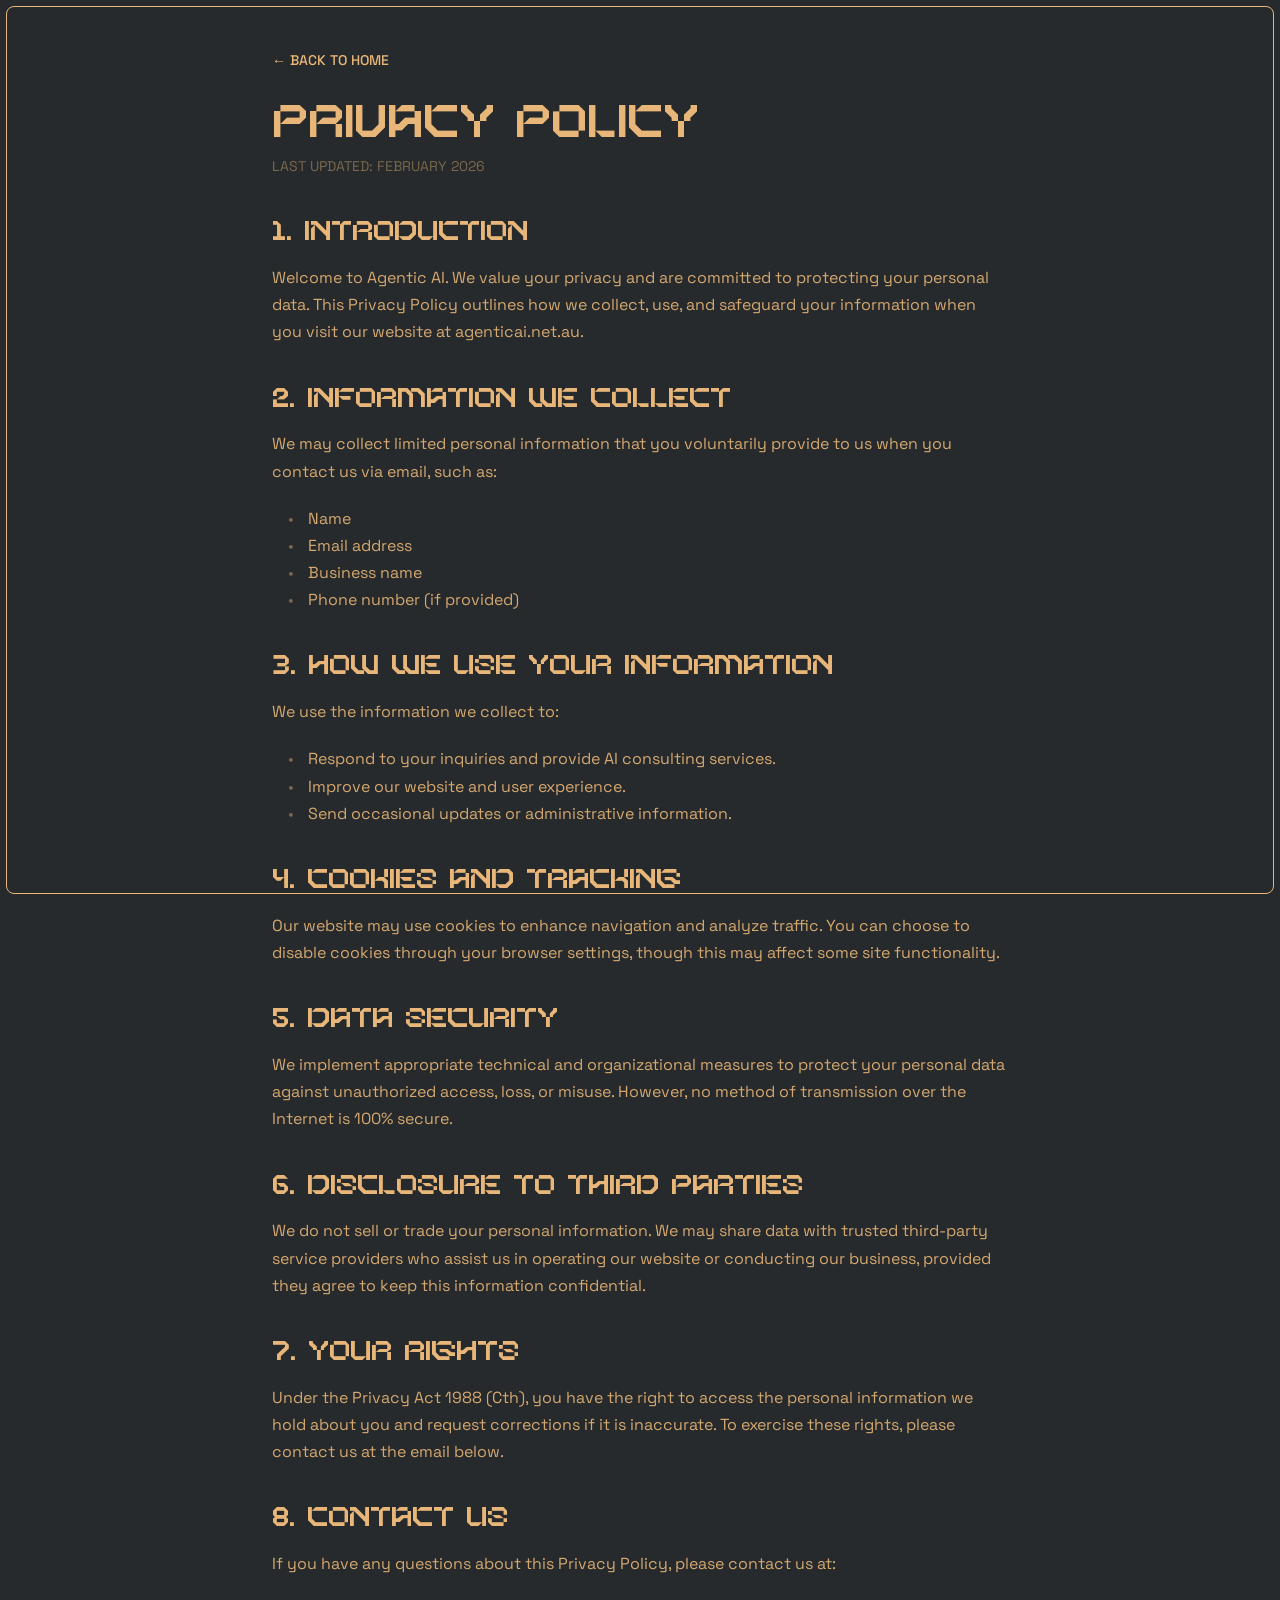
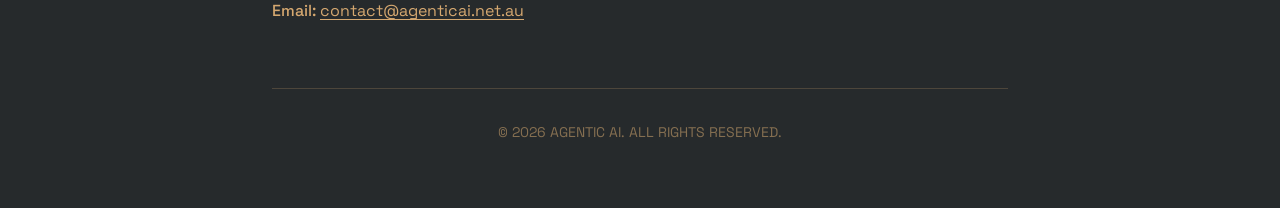
<file: privacy.html>
<!DOCTYPE html>
<html lang="en-US">

<head>
    <meta charset="UTF-8" />
    <meta name="viewport" content="width=device-width, initial-scale=1" />
    <title>Privacy Policy | Agentic AI</title>

    <link rel="icon" type="image/png" href="assets/favicon/favicon-96x96.png" sizes="96x96" />
    <link rel="icon" type="image/svg+xml" href="assets/favicon/favicon.svg" />
    <link rel="shortcut icon" href="assets/favicon/favicon.ico" />

    <link data-minify="1" rel="stylesheet" id="rise-style-css" href="style.css" media="" />

    <style>
        /* Reset and base styles consistent with main site */
        html {
            box-sizing: border-box;
            font-size: 16px;
        }

        *,
        *:after,
        *:before {
            box-sizing: inherit;
        }

        body,
        h1,
        h2,
        h3,
        h4,
        h5,
        h6,
        ol,
        p,
        ul {
            font-weight: 400;
            margin: 0;
            padding: 0;
        }

        ol,
        ul {
            list-style: none;
        }

        img {
            height: auto;
            max-width: 100%;
        }

        a {
            color: inherit;
            text-decoration: none;
        }

        /* CSS Variables - matching main site */
        :root {
            --background: #262a2c;
            --foreground: #e8b678;
            --font-space: "Space";
            --ease: cubic-bezier(0.86, 0, 0.07, 1);
            --ease2: cubic-bezier(0.65, 0.01, 0.07, 1);
        }

        /* Body styling - consistent with main site */
        body {
            -webkit-font-smoothing: antialiased;
            -moz-osx-font-smoothing: grayscale;
            font-feature-settings: "liga" 1;
            text-rendering: optimizeLegibility;
            background-color: var(--background);
            color: var(--foreground);
            font-family: Lexa, sans-serif;
            font-size: 16px;
            line-height: 1.6;
            overflow-y: auto;
            min-height: 100vh;
            position: relative;
        }

        /* Decorative border - matching main site */
        body:after {
            border: 1px solid var(--foreground);
            border-radius: 8px;
            content: "";
            display: block;
            height: calc(100% - 12px);
            left: 6px;
            pointer-events: none;
            position: fixed;
            top: 6px;
            width: calc(100% - 12px);
            z-index: 999;
        }

        /* Container */
        .container {
            max-width: 800px;
            margin: 0 auto;
            padding: 3rem 2rem 2rem;
            position: relative;
            z-index: 10;
        }

        /* Back to home link */
        .back-home {
            display: inline-flex;
            align-items: center;
            gap: 0.5rem;
            margin-bottom: 2rem;
            color: var(--foreground);
            font-family: var(--font-space);
            font-size: 0.875rem;
            font-weight: 500;
            text-transform: uppercase;
            transition: opacity 0.3s ease;
        }

        .back-home:hover {
            opacity: 0.7;
        }

        /* Main heading */
        h1 {
            font-family: Lexa, sans-serif;
            font-size: 2.5rem;
            font-weight: 400;
            line-height: 1.1;
            margin-bottom: 0.5rem;
            color: var(--foreground);
            text-transform: uppercase;
            letter-spacing: 0;
        }

        /* Last updated text */
        .last-updated {
            font-family: var(--font-space);
            font-size: 0.875rem;
            font-weight: 400;
            color: #856f51;
            margin-bottom: 2.5rem;
            text-transform: uppercase;
        }

        /* Section styling */
        section {
            margin-bottom: 2.5rem;
        }

        /* Section headings */
        h2 {
            font-family: Lexa, sans-serif;
            font-size: 1.5rem;
            font-weight: 400;
            line-height: 1.2;
            margin-top: 2rem;
            margin-bottom: 1rem;
            color: var(--foreground);
            text-transform: uppercase;
            letter-spacing: 0;
        }

        /* Paragraphs */
        p {
            font-family: var(--font-space);
            font-size: 1rem;
            font-weight: 400;
            line-height: 1.7;
            margin-bottom: 1.25rem;
            color: var(--foreground);
            opacity: 0.9;
        }

        /* Lists */
        ul {
            margin-left: 1.5rem;
            margin-bottom: 1.25rem;
        }

        ul li {
            font-family: var(--font-space);
            font-size: 1rem;
            font-weight: 400;
            line-height: 1.7;
            color: var(--foreground);
            opacity: 0.9;
            position: relative;
            padding-left: 0.75rem;
        }

        ul li:before {
            content: "•";
            position: absolute;
            left: -0.5rem;
            color: var(--foreground);
            opacity: 0.5;
        }

        /* Links in text */
        a.email-link {
            color: var(--foreground);
            text-decoration: underline;
            text-underline-offset: 3px;
            transition: opacity 0.3s ease;
        }

        a.email-link:hover {
            opacity: 0.7;
        }

        /* Strong text */
        strong {
            font-weight: 500;
        }

        /* Footer */
        footer {
            margin-top: 4rem;
            padding-top: 2rem;
            padding-bottom: 2rem;
            border-top: 1px solid rgba(232, 182, 120, 0.2);
            font-family: var(--font-space);
            font-size: 0.875rem;
            font-weight: 400;
            color: #856f51;
            text-transform: uppercase;
            text-align: center;
        }

        /* Responsive design - Tablet */
        @media screen and (max-width: 768px) {
            body:after {
                border-width: 2px;
                border-radius: 10px;
            }

            .container {
                padding: 2rem 1.5rem 1.5rem;
            }

            h1 {
                font-size: 2rem;
            }

            h2 {
                font-size: 1.25rem;
                margin-top: 1.5rem;
            }

            p {
                font-size: 0.95rem;
                line-height: 1.6;
            }

            ul li {
                font-size: 0.95rem;
            }

            .back-home {
                font-size: 0.8rem;
            }

            .last-updated {
                font-size: 0.8rem;
            }

            footer {
                font-size: 0.8rem;
            }
        }

        /* Responsive design - Mobile */
        @media screen and (max-width: 480px) {
            .container {
                padding: 1.5rem 1rem 1rem;
            }

            h1 {
                font-size: 1.5rem;
            }

            h2 {
                font-size: 1.1rem;
                margin-top: 1.25rem;
            }

            p {
                font-size: 0.9rem;
                line-height: 1.5;
            }

            ul li {
                font-size: 0.9rem;
            }

            section {
                margin-bottom: 2rem;
            }

            footer {
                margin-top: 3rem;
                padding-top: 1.5rem;
            }
        }

        /* Print styles */
        @media print {
            body:after {
                display: none;
            }

            .container {
                max-width: 100%;
                padding: 0;
            }

            .back-home {
                display: none;
            }
        }
    </style>
</head>

<body>
    <div class="container">
        <a href="" class="back-home">← Back to Home</a>

        <h1>Privacy Policy</h1>
        <p class="last-updated">Last Updated: February 2026</p>

        <section>
            <h2>1. Introduction</h2>
            <p>Welcome to Agentic AI. We value your privacy and are committed to protecting your personal data. This
                Privacy Policy outlines how we collect, use, and safeguard your information when you visit our website
                at agenticai.net.au.</p>
        </section>

        <section>
            <h2>2. Information We Collect</h2>
            <p>We may collect limited personal information that you voluntarily provide to us when you contact us via
                email, such as:</p>
            <ul>
                <li>Name</li>
                <li>Email address</li>
                <li>Business name</li>
                <li>Phone number (if provided)</li>
            </ul>
        </section>

        <section>
            <h2>3. How We Use Your Information</h2>
            <p>We use the information we collect to:</p>
            <ul>
                <li>Respond to your inquiries and provide AI consulting services.</li>
                <li>Improve our website and user experience.</li>
                <li>Send occasional updates or administrative information.</li>
            </ul>
        </section>

        <section>
            <h2>4. Cookies and Tracking</h2>
            <p>Our website may use cookies to enhance navigation and analyze traffic. You can choose to disable cookies
                through your browser settings, though this may affect some site functionality.</p>
        </section>

        <section>
            <h2>5. Data Security</h2>
            <p>We implement appropriate technical and organizational measures to protect your personal data against
                unauthorized access, loss, or misuse. However, no method of transmission over the Internet is 100%
                secure.</p>
        </section>

        <section>
            <h2>6. Disclosure to Third Parties</h2>
            <p>We do not sell or trade your personal information. We may share data with trusted third-party service
                providers who assist us in operating our website or conducting our business, provided they agree to keep
                this information confidential.</p>
        </section>

        <section>
            <h2>7. Your Rights</h2>
            <p>Under the Privacy Act 1988 (Cth), you have the right to access the personal information we hold about you
                and request corrections if it is inaccurate. To exercise these rights, please contact us at the email
                below.</p>
        </section>

        <section>
            <h2>8. Contact Us</h2>
            <p>If you have any questions about this Privacy Policy, please contact us at:</p>
            <p><strong>Email:</strong> <a href="mailto:contact@agenticai.net.au"
                    class="email-link">contact@agenticai.net.au</a></p>
        </section>

        <footer>
            © 2026 AGENTIC AI. All rights reserved.
        </footer>
    </div>
</body>

</html>
</file>
<file: style.css>
html {
  box-sizing: border-box;
  font-size: 16px;
}

*,
:after,
:before {
  box-sizing: inherit;
}

body,
h1,
h2,
h3,
h4,
h5,
h6,
ol,
p,
ul {
  font-weight: 400;
  margin: 0;
  padding: 0;
}

ol,
ul {
  list-style: none;
}

img {
  height: auto;
  max-width: 100%;
}

a {
  color: inherit;
  text-decoration: none;
}

:root {
  --background: #262a2c;
  --foreground: #e8b678;
  --font-space: "Space";
  --ease: cubic-bezier(0.86, 0, 0.07, 1);
  --ease2: cubic-bezier(0.65, 0.01, 0.07, 1);
}

@font-face {
  font-display: swap;
  font-family: Lexa;
  font-weight: 400;
  src: url(/assets/fonts/a801a2cebfd615279ed0.woff2) format("woff2");
}

@font-face {
  font-display: swap;
  font-family: Space;
  font-weight: 300;
  src: url(/assets/fonts/cef0e895dbcc724b4548.woff2) format("woff2");
}

@font-face {
  font-display: swap;
  font-family: Space;
  font-weight: 400;
  src: url(/assets/fonts/e1b8202a96e97b511253.woff2) format("woff2");
}

@font-face {
  font-display: swap;
  font-family: Space;
  font-weight: 500;
  src: url(/assets/fonts/2b310c8ea4d2404bd57a.woff2) format("woff2");
}

html {
  font-size: 6.944vw;
}

@media screen and (min-width: 1440px) {
  html {
    font-size: 120px;
  }
}

@media screen and (min-width: 2050px) {
  html {
    font-size: 5vw;
  }
}

@media screen and (max-width: 768px) and (orientation: portrait) {
  html {
    font-size: 25.445vw;
  }
}

body {
  -webkit-font-smoothing: antialiased;
  -moz-osx-font-smoothing: grayscale;
  font-feature-settings: "liga" 1;
  text-rendering: optimizeLegibility;
  background-color: var(--background);
  color: var(--foreground);
  font-family: Lexa, sans-serif;
  font-size: 0.24rem;
  line-height: 1.2em;
  overflow: hidden;
}

body:after {
  border: 0.02rem solid var(--foreground);
  border-radius: 0.1rem;
  content: "";
  display: block;
  height: calc(100% - 0.12rem);
  left: 0.06rem;
  pointer-events: none;
  position: absolute;
  top: 0.06rem;
  width: calc(100% - 0.12rem);
  z-index: 999;
}

@media screen and (max-width: 768px) and (orientation: portrait) {
  body:after {
    border: 0.03rem solid var(--foreground);
    border-radius: 0.14rem;
  }
}

.main {
  overflow: hidden;
}

.pg-wrapper {
  overflow: hidden !important;
}

.nowrap {
  white-space: nowrap;
}

body.header-visible .pg-vertical .pg-pips {
  opacity: 1;
  pointer-events: all;
  transform: translateY(-50%);
}

body .pg-vertical .pg-pips {
  all: unset;
  opacity: 0;
  pointer-events: none;
  position: absolute;
  right: 0.2rem;
  top: 50%;
  transform: translate(100%, -50%);
  transition: transform 0.6s ease, opacity 0.6s ease;
  z-index: 500;
}

body .pg-vertical .pg-pips li {
  all: unset;
  align-items: center;
  cursor: pointer;
  display: flex;
  height: 0.16rem;
  justify-content: center;
  pointer-events: all;
  width: 0.16rem;
}

body .pg-pips ul:hover a {
  border-color: #856f51;
  transform: rotate(45deg);
}

body .pg-pips ul {
  all: unset;
  display: flex;
  flex-direction: column;
  gap: 0.015rem;
}

body .pg-pips ul li {
  all: unset;
  align-items: center;
  cursor: pointer;
  display: flex;
  height: 0.16rem;
  justify-content: center;
  pointer-events: all;
  width: 0.16rem;
}

body .pg-pips ul li a,
body .pg-pips ul li a.active,
body .pg-pips ul li:hover a,
body .pg-pips ul li:hover a.active {
  all: unset;
  aspect-ratio: 1;
  backface-visibility: hidden;
  border: 0.01rem solid #856f51;
  display: block;
  height: 0.04rem;
  pointer-events: none;
  transform: rotate(45deg) translateZ(0);
  transition: transform 0.4s ease, border-color 0.4s ease,
    background-color 0.4s ease;
  width: 0.04rem;
}

body .pg-pips ul li.is-active a,
body .pg-pips ul li:hover.is-active a {
  background-color: var(--foreground);
  border-color: var(--foreground);
  transform: scale(2.6) translate(-45%) rotate(45deg) translateZ(0);
}

body .pg-pips ul li:hover a {
  border-color: var(--foreground);
  transform: scale(2) rotate(45deg);
}

@media screen and (max-width: 768px) and (orientation: portrait) {
  body .pg-vertical .pg-pips {
    display: none;
  }
}

.header-visible .page-header {
  opacity: 1;
  pointer-events: all;
  transform: translateY(0);
  transition-delay: 1.4s;
}

.page-header {
  display: block;
  left: 0;
  opacity: 0;
  padding: 0.35rem 0.4rem 0;
  pointer-events: none;
  position: absolute;
  top: 0;
  transform: translateY(-75%);
  transition: transform 1s var(--ease), opacity 0.8s var(--ease);
  width: 100%;
  z-index: 500;
}

.page-header .grid {
  align-items: center;
  display: flex;
  justify-content: space-between;
}

.page-header .grid .logo {
  cursor: pointer;
  display: block;
  width: 1.17rem;
}

.page-header .grid .logo svg {
  display: block;
  width: 100%;
}

.page-header .nav {
  align-items: center;
  display: flex;
  gap: 0.2rem;
}

.page-header .nav .link {
  color: var(--foreground);
  cursor: pointer;
  display: block;
  font-family: var(--font-space);
  font-size: 0.12rem;
  font-weight: 500;
  line-height: 1em;
  min-width: 1.27rem;
  padding: 0.09rem 0.2rem 0.1rem;
  position: relative;
  text-align: center;
  text-transform: uppercase;
  white-space: nowrap;
}

.page-header .nav .link:before {
  background-image: url(/assets/icons/3c835a021b439bcd5740.svg);
  bottom: 0;
  left: 0;
  transform: translate(-25%, 25%);
}

.page-header .nav .link:after,
.page-header .nav .link:before {
  background-position: 50%;
  background-repeat: no-repeat;
  background-size: contain;
  content: "";
  display: block;
  height: 0.105rem;
  opacity: 0;
  position: absolute;
  transition: transform 0.4s var(--ease2), opacity 0.4s var(--ease2);
  width: 0.105rem;
}

.page-header .nav .link:after {
  background-image: url(/assets/icons/800796f9a60c84f3f3bc.svg);
  right: 0;
  top: 0;
  transform: translate(25%, -25%);
}

@media screen and (hover: hover) {

  .page-header .nav .link:hover:after,
  .page-header .nav .link:hover:before {
    opacity: 1;
    transform: translate(0);
  }
}

@media screen and (max-width: 768px) and (orientation: portrait) {
  .page-header {
    padding: 0.35rem 0.24rem 0;
  }

  .page-header .grid {
    align-items: flex-start;
  }

  .page-header .nav .link {
    font-size: 0.12rem;
    padding-right: 0;
  }

  .page-header .nav .link:not(:last-child) {
    display: none;
  }
}

.header-visible .bottom-nav {
  opacity: 1;
  pointer-events: none;
  transform: translateY(0);
  transition-delay: 1.4s;
}

.header-visible .bottom-nav .anim-grid,
.header-visible .bottom-nav .mobile-buttons,
.header-visible .bottom-nav .scroll-top {
  pointer-events: all;
}

.bottom-nav,
.on-first-slide .bottom-nav .scroll-top {
  opacity: 0;
  pointer-events: none;
}

.bottom-nav {
  align-items: center;
  bottom: 0;
  display: flex;
  justify-content: space-between;
  left: 0;
  padding: 0.32rem 0.4rem;
  position: absolute;
  transform: translateY(75%);
  transition: transform 1s var(--ease), opacity 0.8s var(--ease);
  width: 100%;
  z-index: 500;
}

.bottom-nav .b-inner {
  align-items: center;
  display: flex;
  gap: 0.24rem;
}

.bottom-nav .scroll-top {
  align-items: center;
  cursor: pointer;
  display: flex;
  gap: 0.08rem;
  opacity: 1;
  pointer-events: all;
  transition: opacity 0.5s var(--ease2);
}

.bottom-nav .scroll-top svg {
  display: block;
  width: 0.32rem;
}

.bottom-nav .scroll-top span {
  display: block;
  text-align: center;
}

.bottom-nav .scroll-top span,
.bottom-nav .voice-toggle {
  color: var(--foreground);
  font-family: var(--font-space);
  font-size: 0.12rem;
  font-weight: 500;
  line-height: 1em;
  text-transform: uppercase;
}

.bottom-nav .voice-toggle {
  align-items: center;
  cursor: pointer;
  display: flex;
  gap: 0.09rem;
  pointer-events: all;
}

.bottom-nav .voice-toggle .icon {
  display: block;
  width: 0.23rem;
}

.bottom-nav .voice-toggle .icon svg {
  display: block;
}

.bottom-nav .voice-toggle .icon svg:last-child,
.bottom-nav .voice-toggle.muted .icon svg:first-child {
  display: none;
}

.bottom-nav .voice-toggle.muted .icon svg:last-child {
  display: block;
}

.bottom-nav .anim-grid {
  cursor: pointer;
  display: grid;
  flex-wrap: wrap;
  gap: 0.02rem;
  grid-template-columns: repeat(9, 1fr);
  row-gap: 0.02rem;
  transition: opacity 0.6s ease;
  width: fit-content;
}

.bottom-nav .anim-grid.muted {
  opacity: 0.25;
}

.bottom-nav .anim-grid .cube {
  background: var(--foreground);
  height: 0.04rem;
  width: 0.04rem;
}

.bottom-nav .mobile-buttons {
  display: none;
}

@media screen and (max-width: 768px) and (orientation: portrait) {
  .bottom-nav {
    align-items: flex-end;
    padding: 0.24rem;
  }

  .bottom-nav .scroll-top {
    display: none;
  }

  .bottom-nav .mobile-buttons {
    display: block;
  }

  .bottom-nav .mobile-buttons .btn {
    display: block;
    width: 0.32rem;
  }

  .bottom-nav .mobile-buttons .btn svg {
    display: block;
    pointer-events: none;
    width: 100%;
  }

  .bottom-nav .mobile-buttons .btn.prev {
    margin-bottom: 0.3rem;
  }

  .bottom-nav .mobile-buttons .btn.prev svg {
    opacity: 0.3;
    transform: rotate(180deg);
  }
}

.loaded .main-frame .canvas-frame canvas {
  opacity: 1;
  transform: scale(1);
}

.main-frame {
  display: block;
  height: 100vh;
  overflow: hidden;
  position: relative;
}

.main-frame .canvas-frame {
  display: block;
  height: 100vh;
  left: 0;
  pointer-events: none;
  position: absolute;
  top: 0;
  width: 100%;
}

.main-frame .canvas-frame.inited canvas {
  visibility: visible;
}

.main-frame .canvas-frame canvas {
  display: block;
  height: 100%;
  left: 0;
  opacity: 0;
  position: absolute;
  top: 0;
  transform: scale(1.5);
  transition: transform 2s var(--ease), opacity 1.5s var(--ease);
  visibility: hidden;
  width: 100%;
}

.layout {
  min-height: 100vh;
  perspective: 10rem;
  position: relative;
  z-index: 10;
}

@media screen and (max-width: 768px) and (orientation: portrait) {
  .layout {
    height: 100dvh;
    min-height: 100dvh;
    overflow: hidden;
    width: 100%;
  }
}

.layout.intro {
  padding: 1.68rem 0;
}

.layout.intro .title-frame {
  margin: auto;
  max-width: 4.9rem;
}

.layout.intro .title {
  color: var(--foreground);
  display: block;
  font-size: 0.56rem;
  letter-spacing: 0;
  line-height: 0.96em;
  margin: -0.2em 0;
  padding: 0.2em 0;
  position: relative;
  text-align: center;
}

.layout.intro .title>div {
  white-space: nowrap;
}

.layout.intro .title.animated {
  overflow: hidden;
}

.layout.intro .title.animated>div:after {
  opacity: 1;
  transform: skewX(-20deg) scale(1);
}

.layout.intro .text {
  color: #e8b678;
  display: block;
  font-family: var(--font-space);
  font-size: 0.16rem;
  line-height: 1.2em;
  margin-top: 0.16rem;
  text-align: center;
  text-transform: uppercase;
}

@media screen and (max-width: 768px) and (orientation: portrait) {
  .layout.intro .title-frame {
    max-width: 90%;
  }

  .layout.intro .title {
    font-size: 0.35rem;
  }

  .layout.intro .text {
    font-size: 0.16rem;
  }
}

.layout.section-2 {
  padding: 1.6rem 0 1rem;
}

.layout.section-2 .title-frame {
  margin: auto;
  max-width: 5rem;
}

.layout.section-2 .title {
  color: var(--foreground);
  font-family: var(--font-space);
  font-size: 0.2rem;
  font-weight: 500;
  letter-spacing: 0;
  line-height: 1.15em;
  text-align: center;
  text-transform: uppercase;
}

@media screen and (max-width: 768px) and (orientation: portrait) {
  .layout.section-2 {
    padding-top: 1.8rem;
  }

  .layout.section-2 .title-frame {
    max-width: 90%;
  }

  .layout.section-2 .title {
    font-size: 0.16rem;
  }
}

.layout.section-3 {
  padding: 1.57rem 0 1rem;
}

.layout.section-3 .title-frame {
  margin: 0 auto;
  max-width: 9.1rem;
  width: 100%;
}

.layout.section-3 .title-frame .row {
  align-items: center;
  display: flex;
  gap: 0.17rem;
}

.layout.section-3 .title-frame .row:first-child {
  padding-left: 2rem;
}

.layout.section-3 .title-frame .row:first-child .text {
  text-align: right;
}

.layout.section-3 .title-frame .row:nth-child(2) {
  justify-content: flex-end;
}

.layout.section-3 .text {
  color: #856f51;
  font-family: var(--font-space);
  font-size: 0.11rem;
  font-weight: 500;
  letter-spacing: 0;
  line-height: 1.39em;
}

.layout.section-3 .title {
  color: #45433b;
  color: var(--foreground);
  display: block;
  font-size: 0.56rem;
  letter-spacing: 0;
  line-height: 0.96em;
  position: relative;
  white-space: nowrap;
}

.layout.section-3 .title small {
  color: var(--foreground);
  font-size: 0.46rem;
  margin-left: -0.2rem;
  position: relative;
  top: -0.09rem;
}

@media screen and (max-width: 768px) and (orientation: portrait) {
  .layout.section-3 .title-frame {
    max-width: 90%;
    text-align: center;
  }

  .layout.section-3 .title-frame .row {
    display: block;
    gap: 0.07rem;
  }

  .layout.section-3 .title-frame .row:first-child {
    padding-left: 0;
  }

  .layout.section-3 .title-frame .row:first-child .text {
    margin-bottom: 0.14rem;
    text-align: center;
  }

  .layout.section-3 .title-frame .row:nth-child(3) .title {
    margin-bottom: 0.2rem;
  }

  .layout.section-3 .title {
    font-size: 0.2rem;
    line-height: 1.2em;
  }

  .layout.section-3 .title small {
    display: none;
    font-size: inherit;
  }

  .layout.section-3 .text {
    font-size: 0.13rem;
  }
}

.layout.section-4 {
  padding: 2rem 0 1rem;
}

.layout.section-4 .title-frame {
  margin: auto;
  max-width: 6.5rem;
  text-align: center;
}

.layout.section-4 .title-frame .subtext,
.layout.section-4 .title-frame .subtitle {
  color: #856f51;
  font-family: var(--font-space);
  font-size: 0.14rem;
  font-weight: 500;
  line-height: 1.39em;
  margin: auto auto 0.2rem;
  text-transform: uppercase;
}

.layout.section-4 .title-frame .subtitle {
  max-width: 5rem;
}

.layout.section-4 .title-frame .subtext {
  margin-bottom: 0;
  max-width: 3.34rem;
}

.layout.section-4 .title-frame .title {
  color: var(--foreground);
  display: block;
  font-size: 0.56rem;
  font-weight: 400;
  letter-spacing: 0;
  line-height: 0.96em;
  margin-bottom: 0.2rem;
  position: relative;
  white-space: nowrap;
}

.layout.section-4 .title-frame .text {
  color: #856f51;
  font-family: var(--font-space);
  font-size: 0.14rem;
  font-weight: 500;
  line-height: 1.2em;
  margin-bottom: 0.6rem;
  text-transform: uppercase;
}

.layout.section-4 .title-frame .chip {
  display: block;
  margin: auto;
  position: relative;
  width: 0.93rem;
}

.layout.section-4 .title-frame .chip img {
  display: block;
  width: 100%;
}

@media screen and (max-width: 768px) and (orientation: portrait) {
  .layout.section-4 .title-frame {
    max-width: 90%;
  }

  .layout.section-4 .title-frame .chip {
    width: 0.7rem;
  }

  .layout.section-4 .title-frame .subtitle {
    font-size: 0.11rem;
    margin-bottom: 0.14rem;
  }

  .layout.section-4 .title-frame .title {
    font-size: 0.26rem;
    margin-bottom: 0.14rem;
  }

  .layout.section-4 .title-frame .text {
    font-size: 0.15rem;
  }

  .layout.section-4 .title-frame .subtext {
    font-size: 0.13rem;
  }
}

.layout.section-5 {
  align-items: center;
  display: flex;
  padding: 1rem 0;
}

.layout.section-5 .title-frame {
  margin: auto;
  max-width: 9rem;
  text-align: center;
}

.layout.section-5 .title-frame .text {
  color: #856f51;
  font-family: var(--font-space);
  font-size: 0.15rem;
  font-weight: 400;
  line-height: 1.2em;
  text-transform: uppercase;
}

.layout.section-5 .title-frame .title {
  color: var(--foreground);
  display: block;
  font-size: 0.56rem;
  font-weight: 400;
  letter-spacing: 0;
  line-height: 0.96em;
  margin-bottom: 0.2rem;
  position: relative;
}

.layout.section-5 .title-frame .chip {
  display: block;
  margin: auto auto 0.3rem;
  position: relative;
  width: 0.4rem;
}

.layout.section-5 .title-frame .chip img {
  display: block;
  width: 100%;
}

@media screen and (max-width: 768px) and (orientation: portrait) {
  .layout.section-5 .title-frame {
    max-width: 90%;
  }

  .layout.section-5 .title-frame .title {
    font-size: 0.26rem;
  }

  .layout.section-5 .title-frame .text {
    font-size: 0.13rem;
  }

  .layout.section-5 .title-frame .text br {
    display: none;
  }
}

.layout.section-6 {
  align-items: center;
  display: flex;
  padding: 1rem 0;
}

.layout.section-6 .title-frame {
  margin: 0 auto;
  max-width: 12rem;
}

.layout.section-6 .grid {
  display: flex;
  justify-content: space-between;
  min-height: 2.8rem;
}

.layout.section-6 .grid .inner:nth-child(2) {
  align-self: center;
}

.layout.section-6 .grid .inner:nth-child(3) {
  align-self: flex-end;
}

.layout.section-6 .num-frame {
  display: flex;
  gap: 0.3rem;
}

.layout.section-6 .num {
  color: var(--foreground);
  font-size: 0.14rem;
  line-height: 1em;
  position: relative;
  top: 0.02rem;
}

.layout.section-6 .title {
  font-size: 0.4rem;
  line-height: 1.1em;
  margin-bottom: 0.52rem;
  text-align: center;
}

.layout.section-6 .subtitle,
.layout.section-6 .title {
  color: var(--foreground);
  font-weight: 400;
  letter-spacing: 0;
}

.layout.section-6 .subtitle {
  font-size: 0.3rem;
  line-height: 1em;
}

@media screen and (max-width: 768px) and (orientation: portrait) {
  .layout.section-6 .title-frame {
    max-width: 90%;
  }

  .layout.section-6 .title {
    font-size: 0.26rem;
    margin-bottom: 0.5rem;
  }

  .layout.section-6 .num-frame {
    gap: 0.1rem;
    margin-block: 0.14rem;
  }

  .layout.section-6 .num-frame .num {
    font-size: 0.12rem;
  }

  .layout.section-6 .num-frame .subtitle {
    font-size: 0.18rem;
  }

  .layout.section-6 .grid {
    display: block;
    margin: auto;
    max-width: 70%;
  }

  .layout.section-6 .grid .inner:not(:last-child) {
    margin-bottom: 0.3rem;
  }
}

.layout.section-7 {
  align-items: center;
  display: flex;
  padding: 1rem 0;
}

.layout.section-7 .title-frame {
  margin: auto;
  max-width: 7.7rem;
}

.layout.section-7 .title {
  color: var(--foreground);
  font-family: var(--font-space);
  font-size: 0.32rem;
  font-weight: 500;
  letter-spacing: 0;
  line-height: 1.15em;
  text-align: center;
}

.layout.section-8 {
  align-items: center;
  display: flex;
  padding: 1rem 0;
}

.layout.section-8 .title-frame {
  margin: auto;
  max-width: 7rem;
  position: relative;
  text-align: center;
  z-index: 5;
}

.layout.section-8 .subtitle {
  color: var(--foreground);
  font-family: var(--font-space);
  font-size: 0.15rem;
  font-weight: 500;
  letter-spacing: 0;
  line-height: 1.2em;
  margin-bottom: 0.48rem;
  text-align: center;
  text-transform: uppercase;
}

.layout.section-8 .title {
  color: var(--foreground);
  font-size: 0.8rem;
  font-weight: 400;
  line-height: 0.9em;
  margin: 0.1rem;
  text-transform: uppercase;
}

.layout.section-8 .text {
  color: #856f51;
  font-family: var(--font-space);
  font-size: 0.16rem;
  font-weight: 300;
  line-height: 1.2em;
}

.layout.section-8 .icons {
  display: block;
  height: 100%;
  left: 0;
  overflow: hidden;
  position: absolute;
  top: 0;
  width: 100%;
}

.layout.section-8 .icon {
  display: block;
  opacity: 0;
  position: absolute;
}

.layout.section-8 .icon img {
  display: block;
  height: auto;
  width: auto;
}

.layout.section-8 .icon:first-child {
  left: 50%;
  top: 0.98rem;
  transform: translateX(-50%) translateZ(-3rem);
}

.layout.section-8 .icon:nth-child(2) {
  right: 1.3rem;
  top: 1.7rem;
}

.layout.section-8 .icon:nth-child(3) {
  bottom: 2.85rem;
  right: 0.94rem;
}

.layout.section-8 .icon:nth-child(4) {
  bottom: 1.15rem;
  right: 4.44rem;
}

.layout.section-8 .icon:nth-child(5) {
  bottom: 1.19rem;
  left: 4.46rem;
}

.layout.section-8 .icon:nth-child(6) {
  bottom: 2.8rem;
  left: 1.1rem;
}

.layout.section-8 .icon:nth-child(7) {
  left: 1.33rem;
  top: 1.85rem;
}

@media screen and (max-width: 768px) and (orientation: portrait) {
  .layout.section-8 .title-frame {
    max-width: 90%;
  }

  .layout.section-8 .subtitle {
    font-size: 0.14rem;
    margin-bottom: 0.2rem;
  }

  .layout.section-8 .title {
    font-size: 0.4rem;
  }

  .layout.section-8 .text {
    font-size: 0.13rem;
  }

  .layout.section-8 .icon:nth-child(3) {
    bottom: 1.95rem;
    right: 0.6rem;
  }

  .layout.section-8 .icon:nth-child(4) {
    bottom: 1.15rem;
    right: 0.44rem;
  }

  .layout.section-8 .icon:nth-child(5) {
    bottom: 1.19rem;
    left: 0.46rem;
  }

  .layout.section-8 .icon:nth-child(6) {
    bottom: 2rem;
    left: 0.5rem;
  }

  .layout.section-8 .icon:nth-child(7) {
    left: 1rem;
    top: 2rem;
  }
}

.layout.section-9 {
  align-items: center;
  display: flex;
  padding: 1rem 0;
}

.layout.section-9 .title-frame {
  margin: auto;
  max-width: 10.26rem;
  text-align: center;
}

.layout.section-9 .numbers {
  align-items: center;
  display: flex;
  gap: 0.94rem;
  justify-content: space-between;
}

.layout.section-9 .numbers .inner {
  flex-shrink: 0;
}

.layout.section-9 .numbers .num {
  align-items: center;
  color: var(--foreground);
  display: flex;
  font-size: 0.9rem;
  font-weight: 400;
  line-height: 0.9em;
  margin-bottom: 0.1rem;
  text-transform: uppercase;
}

.layout.section-9 .numbers .small {
  color: #856f51;
  display: block;
  font-family: var(--font-space);
  font-size: 0.16rem;
  font-weight: 400;
  line-height: 1.2em;
}

@media screen and (max-width: 768px) and (orientation: portrait) {
  .layout.section-9 .title-frame {
    max-width: 90%;
  }

  .layout.section-9 .numbers {
    display: block;
    text-align: center;
  }

  .layout.section-9 .numbers .inner:not(:last-child) {
    margin-bottom: 0.5rem;
  }

  .layout.section-9 .numbers .num {
    font-size: 0.4rem;
    justify-content: center;
    margin-bottom: 0.1rem;
  }

  .layout.section-9 .numbers .small {
    font-size: 0.13rem;
  }
}

.layout.section-10 {
  align-items: center;
  display: flex;
  overflow: hidden;
  padding: 1.2rem 0 0.8rem;
}

.layout.section-10.active .grid .inner:last-child {
  opacity: 1;
}

.layout.section-10 .title-frame {
  margin: 0 auto;
  max-width: 8.1rem;
  position: relative;
  top: -0.75rem;
}

.layout.section-10 .main-title {
  font-size: 0.48rem;
  line-height: 1.2em;
  margin-bottom: 1.7rem;
  position: relative;
  text-align: center;
  z-index: 5;
}

.layout.section-10 .grid {
  align-items: center;
  display: flex;
  gap: 0.54rem;
}

.layout.section-10 .grid .inner {
  flex-shrink: 0;
}

.layout.section-10 .grid .inner:first-child {
  width: 3.17rem;
}

.layout.section-10 .grid .inner:last-child {
  opacity: 0;
  position: relative;
  transition: opacity 0.4s ease;
  width: 4.37rem;
}

.layout.section-10 .grid .inner:last-child:after {
  background: linear-gradient(180deg,
      #262a2c 25.26%,
      rgba(38, 42, 44, 0) 49.82%,
      #262a2c 75.38%);
  content: "";
  display: block;
  height: 120dvh;
  left: 0;
  position: absolute;
  top: 50%;
  transform: translateY(-50%);
  width: 100%;
}

.layout.section-10 .chip-frame {
  aspect-ratio: 1;
  display: block;
  margin-left: auto;
  position: relative;
  width: 50%;
}

.layout.section-10 .chip-frame .media {
  display: block;
  width: 100%;
}

.layout.section-10 .track-frame {
  display: block;
  height: 1rem;
  position: relative;
}

.layout.section-10 .track-frame .frame {
  display: block;
  padding-bottom: 0.6rem;
  position: relative;
}

.layout.section-10 .track-frame .frame span {
  align-items: center;
  display: flex;
  height: 1rem;
  width: 100%;
}

.layout.section-10 .track-frame .frame.active .title {
  transform: scale(1) translateZ(0);
}

.layout.section-10 .track-frame .title {
  backface-visibility: hidden;
  color: var(--foreground);
  font-size: 0.32rem;
  font-weight: 400;
  line-height: 1.2em;
  transform: scale(0.5) translateZ(0);
  transform-origin: 0 50%;
  transition: transform 1s var(--ease2);
  will-change: transform;
}

@media screen and (max-width: 768px) and (orientation: portrait) {
  .layout.section-10 .title-frame {
    max-width: 90%;
    top: -1rem;
  }

  .layout.section-10 .main-title {
    font-size: 0.3rem;
    margin-bottom: 2rem;
  }

  .layout.section-10 .track-frame .title {
    font-size: 0.16rem;
  }

  .layout.section-10 .track-frame .frame {
    padding-bottom: 0.2rem;
  }

  .layout.section-10 .track-frame .frame span {
    height: 0.6rem;
  }

  .layout.section-10 .track-frame .frame.active .title {
    transform: scale(1.1);
  }

  .layout.section-10 .grid {
    display: block;
    gap: 0;
  }

  .layout.section-10 .grid .inner:first-child {
    display: none;
  }

  .layout.section-10 .grid .inner:last-child {
    width: 100%;
  }

  .layout.section-10 .grid .inner:last-child:after {
    left: -10%;
    width: 120%;
  }
}

.layout.section-11 .title {
  font-size: 1.28rem;
}

.layout.section-11.pg-active .visualizer.active {
  opacity: 1;
}

.layout.section-11 {
  align-items: center;
  display: flex;
  overflow: hidden;
  padding: 1rem 0;
}

.layout.section-11 .title-frame {
  margin: auto;
  max-width: 9.4rem;
  text-align: center;
}

.layout.section-11 .text {
  color: var(--foreground);
  font-family: var(--font-space);
  font-size: 0.18rem;
  font-weight: 500;
  letter-spacing: 0;
  line-height: 1.2em;
  margin-bottom: 0.4rem;
  text-transform: uppercase;
}

.layout.section-11 .title {
  color: var(--foreground);
  font-size: 0.8rem;
  letter-spacing: 0;
  line-height: 0.9em;
  margin-bottom: 0.1rem;
}

.layout.section-11 .label {
  color: #856f51;
  font-family: var(--font-space);
  font-size: 0.13rem;
  font-weight: 300;
  letter-spacing: 0;
  line-height: 1.2em;
}

@media screen and (max-width: 768px) and (orientation: portrait) {
  .layout.section-11 .title-frame {
    max-width: 90%;
  }

  .layout.section-11 .title-frame .text {
    font-size: 0.13rem;
    margin-bottom: 0.24rem;
  }

  .layout.section-11 .title-frame .title {
    font-size: 0.4rem;
  }

  .layout.section-11 .title-frame .label {
    font-size: 0.12rem;
  }
}

.layout.section-12 {
  align-items: center;
  display: flex;
  overflow: hidden;
  padding: 1rem 0;
}

.layout.section-12 .title-frame {
  margin: auto;
  max-width: 9.4rem;
  text-align: center;
}

.layout.section-12 .subtitle {
  color: var(--foreground);
  font-family: var(--font-space);
  font-size: 0.18rem;
  font-weight: 500;
  letter-spacing: 0;
  line-height: 1.2em;
  margin-bottom: 0.24rem;
  text-transform: uppercase;
}

.layout.section-12 .title {
  color: var(--foreground);
  font-size: 0.6rem;
  letter-spacing: 0;
  line-height: 1em;
  margin-bottom: 0.2rem;
}

.layout.section-12 .text {
  color: #856f51;
  font-family: var(--font-space);
  font-size: 0.15rem;
  font-weight: 400;
  letter-spacing: 0;
  line-height: 1.4em;
  margin: auto;
  max-width: 6.74rem;
  text-transform: uppercase;
}

@media screen and (max-width: 768px) and (orientation: portrait) {
  .layout.section-12 .title-frame {
    max-width: 90%;
  }

  .layout.section-12 .subtitle {
    font-size: 0.14rem;
  }

  .layout.section-12 .title {
    font-size: 0.28rem;
  }

  .layout.section-12 .text {
    font-size: 0.11rem;
  }
}

.layout.section-13 {
  align-items: center;
  display: flex;
  overflow: hidden;
  padding: 1rem 0;
}

.layout.section-13 .title-frame {
  margin: auto;
  max-width: 9.2rem;
  text-align: center;
}

.layout.section-13 .chip {
  display: block;
  margin: auto auto 0.24rem;
  position: relative;
  width: 0.53rem;
}

.layout.section-13 .chip .media {
  display: block;
  width: 100%;
}

.layout.section-13 .subtitle {
  color: #856f51;
  font-family: var(--font-space);
  font-size: 0.16rem;
  font-weight: 500;
  letter-spacing: 0;
  line-height: 1.2em;
  margin: auto;
  max-width: 6.16rem;
  text-transform: uppercase;
}

.layout.section-13 .title {
  color: var(--foreground);
  font-size: 0.5rem;
  letter-spacing: 0;
  line-height: 1em;
  margin-bottom: 0.2rem;
}

@media screen and (max-width: 768px) and (orientation: portrait) {
  .layout.section-13 .title-frame {
    max-width: 90%;
  }

  .layout.section-13 .chip {
    width: 0.4rem;
  }

  .layout.section-13 .subtitle {
    font-size: 0.14rem;
  }

  .layout.section-13 .title {
    font-size: 0.24rem;
  }

  .layout.section-13 .text {
    font-size: 0.14rem;
  }
}

.layout.section-14 {
  align-items: flex-end;
  display: flex;
  overflow: hidden;
  padding: 1rem 0 0.35rem;
}

.layout.section-14 .title-frame {
  margin: 0 auto;
  max-width: 6.6rem;
  text-align: center;
}

.layout.section-14 .title {
  color: var(--foreground);
  font-size: 0.48rem;
  font-weight: 400;
  letter-spacing: 0;
  line-height: 1.1em;
  margin-bottom: 0.1rem;
}

.layout.section-14 .subtitle {
  color: #856f51;
  font-family: var(--font-space);
  font-size: 0.18rem;
  font-weight: 300;
  letter-spacing: 0;
  line-height: 1.2em;
  transition: color 0.5s ease;
}

.layout.section-14 .subtitle:hover {
  color: var(--foreground);
}

.layout.section-14 .bottom {
  display: block;
  margin-top: 0.6rem;
  position: relative;
}

.layout.section-14 .bottom .small-text {
  color: #856f51;
  font-family: var(--font-space);
  font-size: 0.14rem;
  font-weight: 300;
  letter-spacing: 0;
  line-height: 1.2em;
  margin-block: 0.16rem;
}

.layout.section-14 .bottom .small-title {
  color: var(--foreground);
  cursor: pointer;
  font-size: 0.22rem;
  font-weight: 400;
  letter-spacing: 0;
  line-height: 1em;
  margin: auto auto 2rem;
  text-transform: uppercase;
  transition: opacity 0.4s ease;
  width: fit-content;
}

.layout.section-14 .bottom .small-title:hover {
  opacity: 0.5;
}

.layout.section-14 .bottom .copy {
  color: #856f51;
  font-family: var(--font-space);
  font-size: 0.12rem;
  font-weight: 300;
  line-height: 1.2em;
  padding-bottom: 0.07rem;
  white-space: preserve-spaces;
}

.layout.section-14 .bottom .copy a {
  display: inline-block;
  text-align: center;
  text-transform: uppercase;
  transition: color 0.5s ease;
  vertical-align: middle;
  white-space: nowrap;
}

.layout.section-14 .bottom .copy a:hover {
  color: var(--foreground);
}

@media screen and (max-width: 768px) and (orientation: portrait) {
  .layout.section-14 {
    align-items: center;
  }

  .layout.section-14 .title-frame {
    max-width: 90%;
  }

  .layout.section-14 .subtitle {
    font-size: 0.14rem;
  }

  .layout.section-14 .title {
    font-size: 0.24rem;
  }

  .layout.section-14 .text {
    font-size: 0.12rem;
  }

  .layout.section-14 .bottom {
    margin-top: 1rem;
    padding-bottom: 0.8rem;
  }

  .layout.section-14 .bottom .small-text {
    font-size: 0.12rem;
  }

  .layout.section-14 .bottom .small-title {
    margin-bottom: 0.25rem;
  }

  .layout.section-14 .bottom .copy {
    font-size: 0.14rem;
    padding: 0;
    white-space: normal;
  }
}

.loaded .layout.preload .enter-button {
  opacity: 1;
  transform: scale(1) rotate(0deg);
}

.loaded .layout.preload .enter-button span {
  opacity: 1;
  transition-delay: 1.2s;
}

.layout.preload {
  align-items: center;
  display: flex;
  height: 100vh;
  justify-content: center;
  left: 0;
  pointer-events: none;
  position: absolute;
  top: 0;
  width: 100%;
  z-index: 10;
}

.layout.preload .button-frame {
  position: relative;
}

.layout.preload .enter-button {
  align-items: center;
  cursor: pointer;
  display: flex;
  height: 1.5rem;
  justify-content: center;
  opacity: 0;
  pointer-events: all;
  transform: scale(0.5) rotate(45deg);
  transition: transform 2s var(--ease), opacity 1.5s var(--ease2),
    color 1.5s var(--ease2);
  width: 1.5rem;
}

.layout.preload .enter-button span {
  display: block;
  opacity: 0;
  transition: opacity 1.5s var(--ease2);
}

.layout.preload .enter-button:after {
  backface-visibility: hidden;
  border: 0.01rem solid var(--foreground);
  border-radius: 5%;
  content: "";
  display: block;
  height: 100%;
  left: 0;
  position: absolute;
  top: 0;
  transition: transform 1s var(--ease2), border-radius 1s var(--ease2);
  width: 100%;
}

@media screen and (hover: hover) {
  .layout.preload .enter-button:hover:after {
    border-radius: 0;
    transform: scale(2);
  }
}

@media screen and (max-width: 768px) and (orientation: portrait) {
  .layout.preload .enter-button {
    font-size: 0.14rem;
  }
}

.pg-pips {
  position: fixed;
  z-index: 1000;
}

.pg-pips ul {
  margin: 0;
  padding: 0;
}

.pg-pips ul li {
  height: 14px;
  margin: 7px;
  position: relative;
  width: 14px;
}

.pg-pips ul li:hover a {
  height: 10px;
  margin: -5px 0 0 -5px;
  width: 10px;
}

.pg-pips ul li a {
  background: #fff;
  border: 0;
  border-radius: 50%;
  cursor: pointer;
  display: block;
  height: 4px;
  left: 50%;
  margin: -2px 0 0 -2px;
  position: absolute;
  text-decoration: none;
  top: 50%;
  width: 4px;
  z-index: 1;
}

.pg-pips ul li a.active,
.pg-pips ul li:hover a.active {
  border-radius: 100%;
  height: 14px;
  margin: -7px 0 0 -7px;
  position: absolute;
  width: 14px;
}

.pg-vertical .pg-pips {
  right: 10px;
  top: 50%;
  -webkit-transform: translate3d(0, -50%, 0);
  transform: translate3d(0, -50%, 0);
}

.pg-vertical .pg-pips li {
  display: block;
}

.pg-horizontal .pg-pips {
  bottom: 10px;
  left: 50%;
  -webkit-transform: translate3d(-50%, 0, 0);
  transform: translate3d(-50%, 0, 0);
}

.pg-horizontal .pg-pips li {
  display: inline-block;
}
</file>
